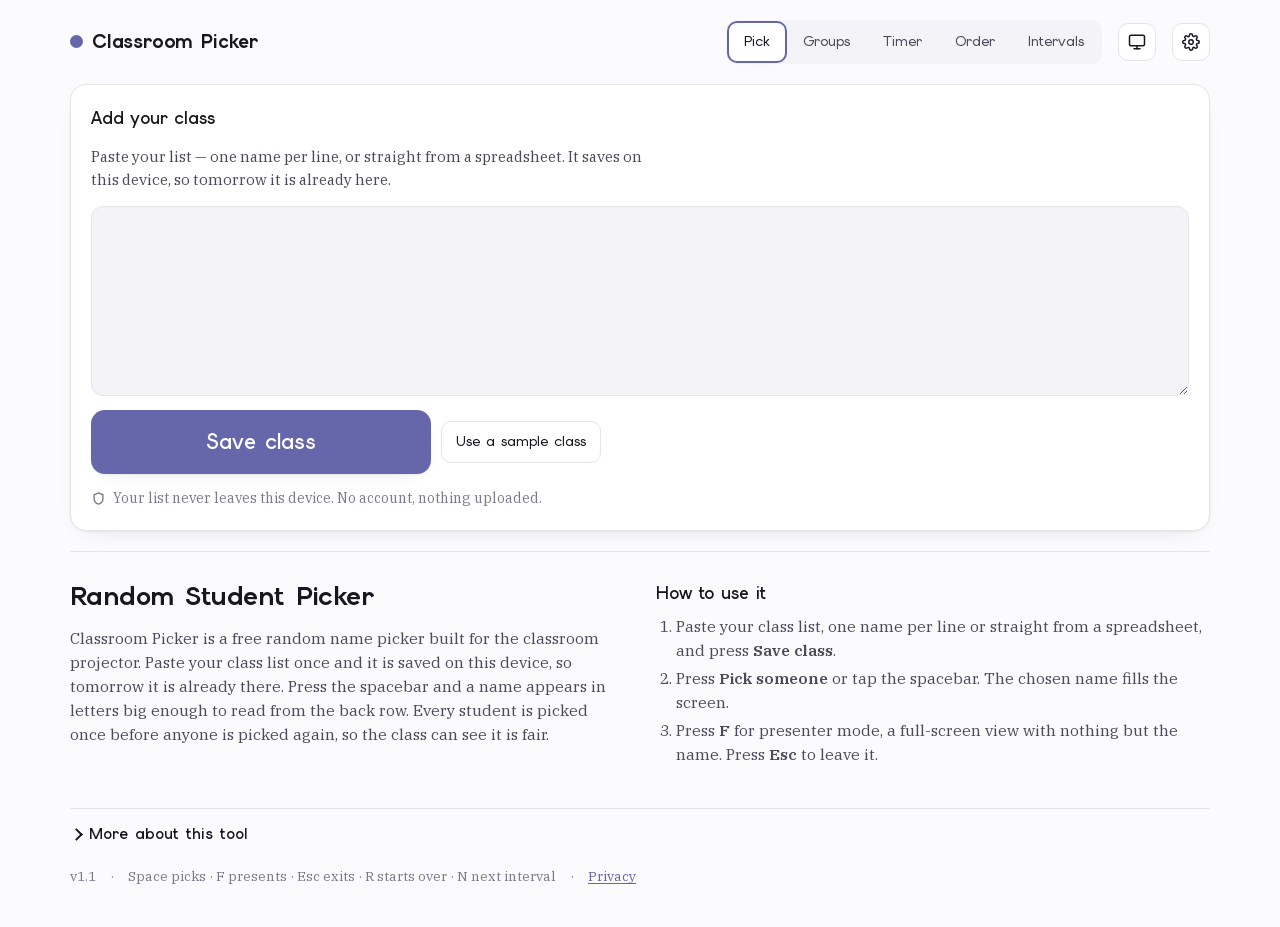
<file: index.html>
<!doctype html>
<html lang="en">
<head>
<meta charset="utf-8">
<meta name="viewport" content="width=device-width, initial-scale=1">
<!-- The app shell below is shared byte-for-byte with /, /groups/, /timer/, /order/ and /intervals/.
     Only <head> metadata, the active nav link and the ABOUT section differ per route.
     Change the shell in all five files together. -->
<title>Random Student Picker – Free, No Sign-Up | Classroom Picker</title>
<meta name="description" content="Pick a random student in one keystroke. Paste your class list once, it stays on your device. No account, no ads in presenter mode, fair no-repeat picking.">
<link rel="canonical" href="https://classroompicker.com/">
<meta name="theme-color" content="#6667AB">

<!-- Social previews -->
<meta property="og:type" content="website">
<meta property="og:site_name" content="Classroom Picker">
<meta property="og:locale" content="en_US">
<meta property="og:url" content="https://classroompicker.com/">
<meta property="og:title" content="Random Student Picker – Free, No Sign-Up | Classroom Picker">
<meta property="og:description" content="Pick a random student in one keystroke. Paste your class list once, it stays on your device. No account, no ads in presenter mode, fair no-repeat picking.">
<meta property="og:image" content="https://classroompicker.com/assets/img/og-image.png">
<meta property="og:image:width" content="1200">
<meta property="og:image:height" content="630">
<meta property="og:image:alt" content="Classroom Picker showing a student's name in large type">
<meta name="twitter:card" content="summary_large_image">
<meta name="twitter:title" content="Random Student Picker – Free, No Sign-Up | Classroom Picker">
<meta name="twitter:description" content="Pick a random student in one keystroke. Paste your class list once, it stays on your device. No account, no ads in presenter mode, fair no-repeat picking.">
<meta name="twitter:image" content="https://classroompicker.com/assets/img/og-image.png">

<!-- Icons and manifest -->
<link rel="icon" href="/assets/img/favicon.ico" sizes="32x32">
<link rel="icon" type="image/svg+xml" id="favicon" href="data:image/svg+xml,%3Csvg xmlns='http://www.w3.org/2000/svg' viewBox='0 0 32 32'%3E%3Ccircle cx='16' cy='16' r='14' fill='%236667AB'/%3E%3C/svg%3E">
<link rel="apple-touch-icon" href="/assets/img/apple-touch-icon.png">
<link rel="manifest" href="/assets/site.webmanifest">

<!-- Self-hosted fonts: no third-party request, preload the two files used above the fold -->
<link rel="preload" href="/assets/fonts/elms-sans-latin.woff2" as="font" type="font/woff2" crossorigin>
<link rel="preload" href="/assets/fonts/ibm-plex-serif-400-latin.woff2" as="font" type="font/woff2" crossorigin>
<link rel="stylesheet" href="/assets/fonts/fonts.css">
<link rel="stylesheet" href="/assets/css/styles.css">

<script type="application/ld+json">
{
  "@context": "https://schema.org",
  "@graph": [
    {
      "@type": "WebApplication",
      "@id": "https://classroompicker.com/#app",
      "name": "Random Student Picker – Classroom Picker",
      "url": "https://classroompicker.com/",
      "description": "Pick a random student in one keystroke. Paste your class list once, it stays on your device. No account, no ads in presenter mode, fair no-repeat picking.",
      "applicationCategory": "EducationalApplication",
      "operatingSystem": "Any",
      "browserRequirements": "Requires JavaScript",
      "isAccessibleForFree": true,
      "offers": {
        "@type": "Offer",
        "price": "0",
        "priceCurrency": "USD"
      },
      "audience": {
        "@type": "EducationalAudience",
        "educationalRole": "teacher"
      },
      "image": "https://classroompicker.com/assets/img/og-image.png",
      "publisher": {
        "@type": "Organization",
        "name": "Classroom Picker",
        "url": "https://classroompicker.com/"
      }
    },
    {
      "@type": "FAQPage",
      "@id": "https://classroompicker.com/#faq",
      "mainEntity": [
        {
          "@type": "Question",
          "name": "Is the random student picker really free?",
          "acceptedAnswer": {
            "@type": "Answer",
            "text": "Yes. There is no account, no paywall and nothing to install. The whole tool is a single web page that works on any laptop, Chromebook or interactive whiteboard."
          }
        },
        {
          "@type": "Question",
          "name": "Does it avoid picking the same student twice?",
          "acceptedAnswer": {
            "@type": "Answer",
            "text": "Yes. Every student is picked once before the list resets, and the bar under the stage shows how many are still to go. Press Start over or R to begin a new round."
          }
        },
        {
          "@type": "Question",
          "name": "Where is my class list stored?",
          "acceptedAnswer": {
            "@type": "Answer",
            "text": "In your browser's local storage on this device only. Nothing is uploaded, so there is no server holding pupil names. Clearing your browser data removes the list."
          }
        },
        {
          "@type": "Question",
          "name": "Can I use it as a random name generator for anything else?",
          "acceptedAnswer": {
            "@type": "Answer",
            "text": "Of course. Any list of names works: raffles, chore rotas, choosing who reads next, or picking a team captain. It is a general randomiser that happens to be tuned for teachers."
          }
        }
      ]
    }
  ]
}
</script>
</head>
<body data-view="pick">
<div class="wrap">
  <button class="iconbtn exit" id="exitBtn" type="button">Exit ✕</button>

  <header class="top">
    <a class="brand" href="/"><span class="dot"></span>Classroom Picker</a>
    <nav class="nav" aria-label="Tools">
      <a href="/" aria-current="page">Pick</a>
      <a href="/groups/">Groups</a>
      <a href="/timer/">Timer</a>
      <a href="/order/">Order</a>
      <a href="/intervals/">Intervals</a>
    </nav>
    <button class="iconbtn iconbtn-icon" id="editBtn" type="button" aria-label="Edit class" title="Edit class">
      <svg width="18" height="18" viewBox="0 0 24 24" fill="none" stroke="currentColor" stroke-width="2" stroke-linecap="round" stroke-linejoin="round">
        <path d="M17 21v-2a4 4 0 0 0-4-4H5a4 4 0 0 0-4 4v2"></path>
        <circle cx="9" cy="7" r="4"></circle>
        <path d="M23 21v-2a4 4 0 0 0-3-3.87"></path>
        <path d="M16 3.13a4 4 0 0 1 0 7.75"></path>
      </svg>
    </button>
    <button class="iconbtn iconbtn-icon" id="presentBtn" type="button" aria-label="Presenter mode" title="Presenter mode (F)">
      <svg width="18" height="18" viewBox="0 0 24 24" fill="none" stroke="currentColor" stroke-width="2" stroke-linecap="round" stroke-linejoin="round">
        <rect x="2" y="3" width="20" height="14" rx="2" ry="2"></rect>
        <line x1="8" y1="21" x2="16" y2="21"></line>
        <line x1="12" y1="17" x2="12" y2="21"></line>
      </svg>
    </button>
    <div class="setwrap" id="setWrap">
      <button class="iconbtn iconbtn-icon" id="setBtn" type="button" aria-expanded="false" aria-label="Settings" title="Settings">
        <svg width="18" height="18" viewBox="0 0 24 24" fill="none" stroke="currentColor" stroke-width="2" stroke-linecap="round" stroke-linejoin="round">
          <circle cx="12" cy="12" r="3"></circle>
          <path d="M19.4 15a1.65 1.65 0 0 0 .33 1.82l.06.06a2 2 0 1 1-2.83 2.83l-.06-.06a1.65 1.65 0 0 0-1.82-.33 1.65 1.65 0 0 0-1 1.51V21a2 2 0 0 1-4 0v-.09A1.65 1.65 0 0 0 9 19.4a1.65 1.65 0 0 0-1.82.33l-.06.06a2 2 0 1 1-2.83-2.83l.06-.06a1.65 1.65 0 0 0 .33-1.82 1.65 1.65 0 0 0-1.51-1H3a2 2 0 0 1 0-4h.09A1.65 1.65 0 0 0 4.6 9a1.65 1.65 0 0 0-.33-1.82l-.06-.06a2 2 0 1 1 2.83-2.83l.06.06a1.65 1.65 0 0 0 1.82.33H9a1.65 1.65 0 0 0 1-1.51V3a2 2 0 0 1 4 0v.09a1.65 1.65 0 0 0 1 1.51 1.65 1.65 0 0 0 1.82-.33l.06-.06a2 2 0 1 1 2.83 2.83l-.06.06a1.65 1.65 0 0 0-.33 1.82V9a1.65 1.65 0 0 0 1.51 1H21a2 2 0 0 1 0 4h-.09a1.65 1.65 0 0 0-1.51 1z"></path>
        </svg>
      </button>

      <!-- SETTINGS -->
      <section class="panel settings-pop hidden" id="settings">
        <h2>Settings</h2>
        <div class="setrow">
          <span>Accent colour</span>
          <div class="swatches" id="swatches">
            <button class="sw" type="button" data-c="#6667AB" style="background:#6667AB" title="Default"></button>
            <button class="sw" type="button" data-c="#2E7D6B" style="background:#2E7D6B"></button>
            <button class="sw" type="button" data-c="#B4531F" style="background:#B4531F"></button>
            <button class="sw" type="button" data-c="#1F6FA8" style="background:#1F6FA8"></button>
            <button class="sw" type="button" data-c="#8C3B63" style="background:#8C3B63"></button>
            <input type="color" id="customC" value="#6667AB" aria-label="Custom accent colour">
          </div>
        </div>
        <div class="setrow">
          <span>Appearance</span>
          <div class="seg" id="themeSeg">
            <button type="button" data-t="auto" aria-pressed="true">Auto</button>
            <button type="button" data-t="light" aria-pressed="false">Light</button>
            <button type="button" data-t="dark" aria-pressed="false">Dark</button>
          </div>
        </div>
      </section>
    </div>
  </header>

  <!-- SETUP -->
  <section class="panel" id="setup">
    <h2>Add your class</h2>
    <p>Paste your list — one name per line, or straight from a spreadsheet. It saves on this device, so tomorrow it is already here.</p>
    <textarea id="names" spellcheck="false" aria-label="Class list, one name per line"></textarea>
    <div class="row">
      <button class="pick" id="saveBtn" type="button">Save class</button>
      <button class="iconbtn" id="demoBtn" type="button">Use a sample class</button>
    </div>
    <div class="trust">
      <svg width="15" height="15" viewBox="0 0 24 24" fill="none" stroke="currentColor" stroke-width="2.2"><path d="M12 3l7 3v6c0 4.5-3 8-7 9-4-1-7-4.5-7-9V6l7-3z"/></svg>
      Your list never leaves this device. No account, nothing uploaded.
    </div>
  </section>

  <!-- STAGE -->
  <section class="stage" id="stage">
    <div class="hint" id="stageHint">Press <b>Pick</b> — or tap the spacebar</div>
    <div class="name hidden" id="nameOut"></div>
    <div class="clock hidden" id="clockOut">05:00</div>
    <div class="groups hidden" id="groupsOut"></div>
    <ol class="order hidden" id="orderOut"></ol>
    <div class="interval hidden" id="intervalOut">
      <div class="interval-total" id="intervalTotal">Total 00:00</div>
      <div class="clock" id="intervalClock">00:30</div>
    </div>
  </section>

  <!-- PROGRESS -->
  <div class="progress hidden" id="progress" role="progressbar" aria-valuemin="0" aria-valuemax="100" aria-label="Students remaining this round">
    <div class="progress-fill" id="progressFill"></div>
  </div>

  <!-- CONTROLS -->
  <div class="controls" id="controls">
    <button class="pick" id="mainBtn" type="button">Pick someone</button>
    <span class="count" id="count"></span>
    <span class="kbd">space</span>
    <span class="spacer">
      <button class="iconbtn" id="resetBtn" type="button">Start over</button>
      <button class="iconbtn hidden" id="startBtn" type="button">Start</button>
      <span class="row hidden" id="groupsField">
        <label class="count" for="gCount">Groups</label>
        <input class="num" type="number" id="gCount" min="2" max="12" value="4">
      </span>
      <span class="row hidden" id="timerField">
        <label class="count" for="timerMin">Timer</label>
        <input class="num" type="number" id="timerMin" min="0" max="99" value="5">
        <span class="count">:</span>
        <input class="num" type="number" id="timerSec" min="0" max="59" step="5" value="0" aria-label="Seconds">
      </span>
      <span class="row hidden" id="intervalField">
        <label class="count" for="intervalMin">Interval</label>
        <input class="num" type="number" id="intervalMin" min="0" max="99" value="0">
        <span class="count">:</span>
        <input class="num" type="number" id="intervalSec" min="0" max="59" step="5" value="30" aria-label="Seconds">
      </span>
    </span>
  </div>

  <noscript><p class="panel">Classroom Picker needs JavaScript to pick names. Please enable it and reload.</p></noscript>

  <!-- ABOUT: crawlable text for search engines and first-time visitors. Hidden in presenter mode.
       Intro and how-to are always visible; the rest is collapsed in <details> (still indexable). -->
  <section class="about" id="about">
    <div class="about-col">
      <h1>Random Student Picker</h1>
      <p>Classroom Picker is a free random name picker built for the classroom projector. Paste your class list once and it is saved on this device, so tomorrow it is already there. Press the spacebar and a name appears in letters big enough to read from the back row. Every student is picked once before anyone is picked again, so the class can see it is fair.</p>
    </div>
    <div class="about-col">
      <h2>How to use it</h2>
      <ol>
        <li>Paste your class list, one name per line or straight from a spreadsheet, and press <b>Save class</b>.</li>
        <li>Press <b>Pick someone</b> or tap the spacebar. The chosen name fills the screen.</li>
        <li>Press <b>F</b> for presenter mode, a full-screen view with nothing but the name. Press <b>Esc</b> to leave it.</li>
      </ol>
    </div>
    <details class="about-more">
      <summary>More about this tool</summary>
      <div class="about-grid">
      <div class="about-col">
        <h2>Other classroom tools</h2>
        <ul class="tools">
        <li><a href="/groups/">Random group generator</a> – Split the class into 2 to 12 even teams.</li>
        <li><a href="/timer/">Classroom timer</a> – Full-screen countdown for the board.</li>
        <li><a href="/order/">Random order generator</a> – Shuffle the class into a numbered speaking order.</li>
        <li><a href="/intervals/">Interval timer</a> – Repeating rounds with carry-over and a running total.</li>
        </ul>
        <h2>Embed or link to this tool</h2>
        <p>Paste this into your class blog, school website or learning platform to embed the tool:</p>
        <pre><code>&lt;iframe src="https://classroompicker.com/" width="100%" height="640" style="border:0" loading="lazy" title="Random Student Picker – Classroom Picker"&gt;&lt;/iframe&gt;</code></pre>
        <p>Or link to it with:</p>
        <pre><code>&lt;a href="https://classroompicker.com/"&gt;Random Student Picker by Classroom Picker&lt;/a&gt;</code></pre>
      </div>
      <div class="about-col">
        <h2>Frequently asked questions</h2>
      <h3>Is the random student picker really free?</h3>
      <p>Yes. There is no account, no paywall and nothing to install. The whole tool is a single web page that works on any laptop, Chromebook or interactive whiteboard.</p>
      <h3>Does it avoid picking the same student twice?</h3>
      <p>Yes. Every student is picked once before the list resets, and the bar under the stage shows how many are still to go. Press <b>Start over</b> or <b>R</b> to begin a new round.</p>
      <h3>Where is my class list stored?</h3>
      <p>In your browser's local storage on this device only. Nothing is uploaded, so there is no server holding pupil names. Clearing your browser data removes the list.</p>
      <h3>Can I use it as a random name generator for anything else?</h3>
      <p>Of course. Any list of names works: raffles, chore rotas, choosing who reads next, or picking a team captain. It is a general randomiser that happens to be tuned for teachers.</p>
      </div>
      </div>
    </details>
  </section>

  <footer>
    <span>v1.1</span>
    <span>·</span>
    <span>Space picks · F presents · Esc exits · R starts over · N next interval</span>
    <span>·</span>
    <a href="/privacy/">Privacy</a>
  </footer>
</div>

<script src="/assets/js/script.js"></script>
</body>
</html>
</file>
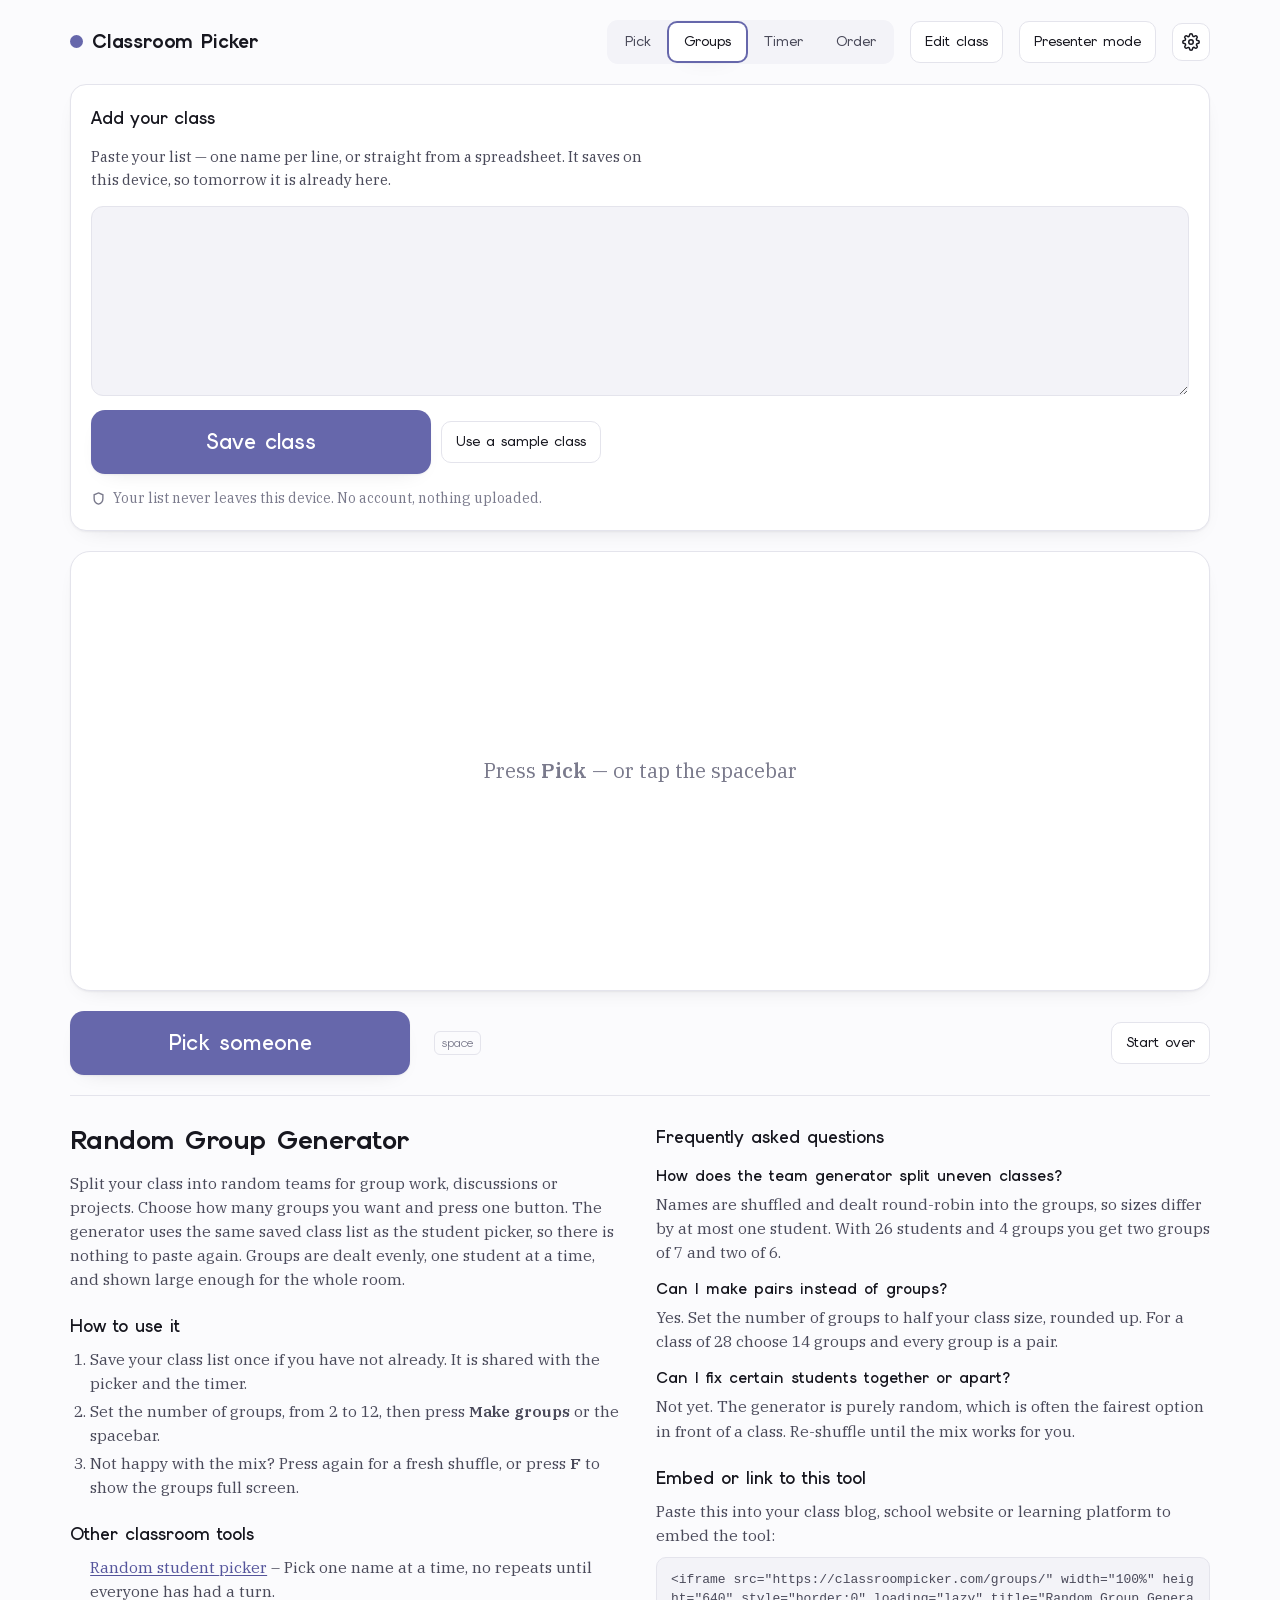
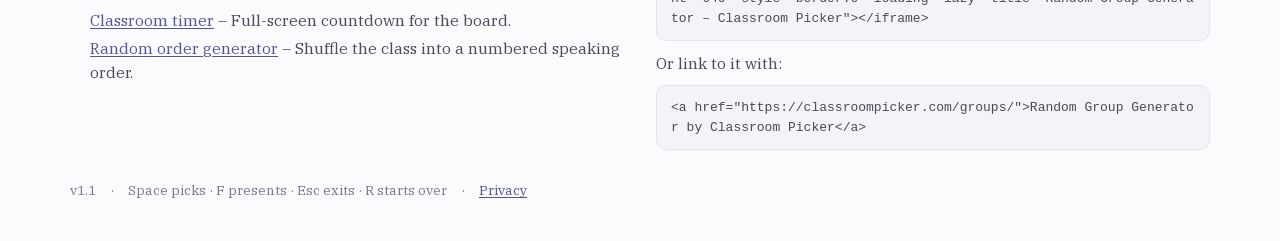
<file: groups/index.html>
<!doctype html>
<html lang="en">
<head>
<meta charset="utf-8">
<meta name="viewport" content="width=device-width, initial-scale=1">
<!-- The app shell below is shared byte-for-byte with /, /groups/, /timer/ and /order/.
     Only <head> metadata, the active nav link and the ABOUT section differ per route.
     Change the shell in all four files together. -->
<title>Random Group Generator for the Classroom | Classroom Picker</title>
<meta name="description" content="Split your class into random groups in one click. Choose 2 to 12 teams, uses the class list you already saved. Free, no account, works on the projector.">
<link rel="canonical" href="https://classroompicker.com/groups/">
<meta name="theme-color" content="#6667AB">

<!-- Social previews -->
<meta property="og:type" content="website">
<meta property="og:site_name" content="Classroom Picker">
<meta property="og:locale" content="en_US">
<meta property="og:url" content="https://classroompicker.com/groups/">
<meta property="og:title" content="Random Group Generator for the Classroom | Classroom Picker">
<meta property="og:description" content="Split your class into random groups in one click. Choose 2 to 12 teams, uses the class list you already saved. Free, no account, works on the projector.">
<meta property="og:image" content="https://classroompicker.com/assets/img/og-image.png">
<meta property="og:image:width" content="1200">
<meta property="og:image:height" content="630">
<meta property="og:image:alt" content="Classroom Picker showing a student's name in large type">
<meta name="twitter:card" content="summary_large_image">
<meta name="twitter:title" content="Random Group Generator for the Classroom | Classroom Picker">
<meta name="twitter:description" content="Split your class into random groups in one click. Choose 2 to 12 teams, uses the class list you already saved. Free, no account, works on the projector.">
<meta name="twitter:image" content="https://classroompicker.com/assets/img/og-image.png">

<!-- Icons and manifest -->
<link rel="icon" href="/assets/img/favicon.ico" sizes="32x32">
<link rel="icon" type="image/svg+xml" id="favicon" href="data:image/svg+xml,%3Csvg xmlns='http://www.w3.org/2000/svg' viewBox='0 0 32 32'%3E%3Ccircle cx='16' cy='16' r='14' fill='%236667AB'/%3E%3C/svg%3E">
<link rel="apple-touch-icon" href="/assets/img/apple-touch-icon.png">
<link rel="manifest" href="/assets/site.webmanifest">

<!-- Self-hosted fonts: no third-party request, preload the two files used above the fold -->
<link rel="preload" href="/assets/fonts/elms-sans-latin.woff2" as="font" type="font/woff2" crossorigin>
<link rel="preload" href="/assets/fonts/ibm-plex-serif-400-latin.woff2" as="font" type="font/woff2" crossorigin>
<link rel="stylesheet" href="/assets/fonts/fonts.css">
<link rel="stylesheet" href="/assets/css/styles.css">

<script type="application/ld+json">
{
  "@context": "https://schema.org",
  "@graph": [
    {
      "@type": "WebApplication",
      "@id": "https://classroompicker.com/groups/#app",
      "name": "Random Group Generator – Classroom Picker",
      "url": "https://classroompicker.com/groups/",
      "description": "Split your class into random groups in one click. Choose 2 to 12 teams, uses the class list you already saved. Free, no account, works on the projector.",
      "applicationCategory": "EducationalApplication",
      "operatingSystem": "Any",
      "browserRequirements": "Requires JavaScript",
      "isAccessibleForFree": true,
      "offers": {
        "@type": "Offer",
        "price": "0",
        "priceCurrency": "USD"
      },
      "audience": {
        "@type": "EducationalAudience",
        "educationalRole": "teacher"
      },
      "image": "https://classroompicker.com/assets/img/og-image.png",
      "publisher": {
        "@type": "Organization",
        "name": "Classroom Picker",
        "url": "https://classroompicker.com/"
      }
    },
    {
      "@type": "FAQPage",
      "@id": "https://classroompicker.com/groups/#faq",
      "mainEntity": [
        {
          "@type": "Question",
          "name": "How does the team generator split uneven classes?",
          "acceptedAnswer": {
            "@type": "Answer",
            "text": "Names are shuffled and dealt round-robin into the groups, so sizes differ by at most one student. With 26 students and 4 groups you get two groups of 7 and two of 6."
          }
        },
        {
          "@type": "Question",
          "name": "Can I make pairs instead of groups?",
          "acceptedAnswer": {
            "@type": "Answer",
            "text": "Yes. Set the number of groups to half your class size, rounded up. For a class of 28 choose 14 groups and every group is a pair."
          }
        },
        {
          "@type": "Question",
          "name": "Can I fix certain students together or apart?",
          "acceptedAnswer": {
            "@type": "Answer",
            "text": "Not yet. The generator is purely random, which is often the fairest option in front of a class. Re-shuffle until the mix works for you."
          }
        }
      ]
    }
  ]
}
</script>
</head>
<body data-view="groups">
<div class="wrap">
  <button class="iconbtn exit" id="exitBtn" type="button">Exit ✕</button>

  <header class="top">
    <a class="brand" href="/"><span class="dot"></span>Classroom Picker</a>
    <nav class="nav" aria-label="Tools">
      <a href="/">Pick</a>
      <a href="/groups/" aria-current="page">Groups</a>
      <a href="/timer/">Timer</a>
      <a href="/order/">Order</a>
    </nav>
    <button class="iconbtn" id="editBtn" type="button">Edit class</button>
    <button class="iconbtn" id="presentBtn" type="button">Presenter mode</button>
    <div class="setwrap" id="setWrap">
      <button class="iconbtn iconbtn-icon" id="setBtn" type="button" aria-expanded="false" aria-label="Settings" title="Settings">
        <svg width="18" height="18" viewBox="0 0 24 24" fill="none" stroke="currentColor" stroke-width="2" stroke-linecap="round" stroke-linejoin="round">
          <circle cx="12" cy="12" r="3"></circle>
          <path d="M19.4 15a1.65 1.65 0 0 0 .33 1.82l.06.06a2 2 0 1 1-2.83 2.83l-.06-.06a1.65 1.65 0 0 0-1.82-.33 1.65 1.65 0 0 0-1 1.51V21a2 2 0 0 1-4 0v-.09A1.65 1.65 0 0 0 9 19.4a1.65 1.65 0 0 0-1.82.33l-.06.06a2 2 0 1 1-2.83-2.83l.06-.06a1.65 1.65 0 0 0 .33-1.82 1.65 1.65 0 0 0-1.51-1H3a2 2 0 0 1 0-4h.09A1.65 1.65 0 0 0 4.6 9a1.65 1.65 0 0 0-.33-1.82l-.06-.06a2 2 0 1 1 2.83-2.83l.06.06a1.65 1.65 0 0 0 1.82.33H9a1.65 1.65 0 0 0 1-1.51V3a2 2 0 0 1 4 0v.09a1.65 1.65 0 0 0 1 1.51 1.65 1.65 0 0 0 1.82-.33l.06-.06a2 2 0 1 1 2.83 2.83l-.06.06a1.65 1.65 0 0 0-.33 1.82V9a1.65 1.65 0 0 0 1.51 1H21a2 2 0 0 1 0 4h-.09a1.65 1.65 0 0 0-1.51 1z"></path>
        </svg>
      </button>

      <!-- SETTINGS -->
      <section class="panel settings-pop hidden" id="settings">
        <h2>Settings</h2>
        <div class="setrow">
          <span>Accent colour</span>
          <div class="swatches" id="swatches">
            <button class="sw" type="button" data-c="#6667AB" style="background:#6667AB" title="Default"></button>
            <button class="sw" type="button" data-c="#2E7D6B" style="background:#2E7D6B"></button>
            <button class="sw" type="button" data-c="#B4531F" style="background:#B4531F"></button>
            <button class="sw" type="button" data-c="#1F6FA8" style="background:#1F6FA8"></button>
            <button class="sw" type="button" data-c="#8C3B63" style="background:#8C3B63"></button>
            <input type="color" id="customC" value="#6667AB" aria-label="Custom accent colour">
          </div>
        </div>
        <div class="setrow">
          <span>Appearance</span>
          <div class="seg" id="themeSeg">
            <button type="button" data-t="auto" aria-pressed="true">Auto</button>
            <button type="button" data-t="light" aria-pressed="false">Light</button>
            <button type="button" data-t="dark" aria-pressed="false">Dark</button>
          </div>
        </div>
      </section>
    </div>
  </header>

  <!-- SETUP -->
  <section class="panel" id="setup">
    <h2>Add your class</h2>
    <p>Paste your list — one name per line, or straight from a spreadsheet. It saves on this device, so tomorrow it is already here.</p>
    <textarea id="names" spellcheck="false" aria-label="Class list, one name per line"></textarea>
    <div class="row">
      <button class="pick" id="saveBtn" type="button">Save class</button>
      <button class="iconbtn" id="demoBtn" type="button">Use a sample class</button>
    </div>
    <div class="trust">
      <svg width="15" height="15" viewBox="0 0 24 24" fill="none" stroke="currentColor" stroke-width="2.2"><path d="M12 3l7 3v6c0 4.5-3 8-7 9-4-1-7-4.5-7-9V6l7-3z"/></svg>
      Your list never leaves this device. No account, nothing uploaded.
    </div>
  </section>

  <!-- STAGE -->
  <section class="stage" id="stage">
    <div class="hint" id="stageHint">Press <b>Pick</b> — or tap the spacebar</div>
    <div class="name hidden" id="nameOut"></div>
    <div class="clock hidden" id="clockOut">05:00</div>
    <div class="groups hidden" id="groupsOut"></div>
    <ol class="order hidden" id="orderOut"></ol>
  </section>

  <!-- PROGRESS -->
  <div class="progress hidden" id="progress" role="progressbar" aria-valuemin="0" aria-valuemax="100" aria-label="Students remaining this round">
    <div class="progress-fill" id="progressFill"></div>
  </div>

  <!-- CONTROLS -->
  <div class="controls" id="controls">
    <button class="pick" id="mainBtn" type="button">Pick someone</button>
    <span class="count" id="count"></span>
    <span class="kbd">space</span>
    <span class="spacer">
      <button class="iconbtn" id="resetBtn" type="button">Start over</button>
      <span class="row hidden" id="groupsField">
        <label class="count" for="gCount">Groups</label>
        <input class="num" type="number" id="gCount" min="2" max="12" value="4">
      </span>
      <span class="row hidden" id="timerField">
        <label class="count" for="timerMin">Timer</label>
        <input class="num" type="number" id="timerMin" min="0" max="99" value="5">
        <span class="count">:</span>
        <input class="num" type="number" id="timerSec" min="0" max="59" step="5" value="0" aria-label="Seconds">
      </span>
    </span>
  </div>

  <noscript><p class="panel">Classroom Picker needs JavaScript to pick names. Please enable it and reload.</p></noscript>

  <!-- ABOUT: crawlable text for search engines and first-time visitors. Hidden in presenter mode. -->
  <section class="about" id="about">
    <div class="about-col">
      <h1>Random Group Generator</h1>
      <p>Split your class into random teams for group work, discussions or projects. Choose how many groups you want and press one button. The generator uses the same saved class list as the student picker, so there is nothing to paste again. Groups are dealt evenly, one student at a time, and shown large enough for the whole room.</p>
      <h2>How to use it</h2>
      <ol>
        <li>Save your class list once if you have not already. It is shared with the picker and the timer.</li>
        <li>Set the number of groups, from 2 to 12, then press <b>Make groups</b> or the spacebar.</li>
        <li>Not happy with the mix? Press again for a fresh shuffle, or press <b>F</b> to show the groups full screen.</li>
      </ol>
      <h2>Other classroom tools</h2>
      <ul class="tools">
        <li><a href="/">Random student picker</a> – Pick one name at a time, no repeats until everyone has had a turn.</li>
        <li><a href="/timer/">Classroom timer</a> – Full-screen countdown for the board.</li>
        <li><a href="/order/">Random order generator</a> – Shuffle the class into a numbered speaking order.</li>
      </ul>
    </div>
    <div class="about-col">
      <h2>Frequently asked questions</h2>
      <h3>How does the team generator split uneven classes?</h3>
      <p>Names are shuffled and dealt round-robin into the groups, so sizes differ by at most one student. With 26 students and 4 groups you get two groups of 7 and two of 6.</p>
      <h3>Can I make pairs instead of groups?</h3>
      <p>Yes. Set the number of groups to half your class size, rounded up. For a class of 28 choose 14 groups and every group is a pair.</p>
      <h3>Can I fix certain students together or apart?</h3>
      <p>Not yet. The generator is purely random, which is often the fairest option in front of a class. Re-shuffle until the mix works for you.</p>
      <h2>Embed or link to this tool</h2>
      <p>Paste this into your class blog, school website or learning platform to embed the tool:</p>
      <pre><code>&lt;iframe src="https://classroompicker.com/groups/" width="100%" height="640" style="border:0" loading="lazy" title="Random Group Generator – Classroom Picker"&gt;&lt;/iframe&gt;</code></pre>
      <p>Or link to it with:</p>
      <pre><code>&lt;a href="https://classroompicker.com/groups/"&gt;Random Group Generator by Classroom Picker&lt;/a&gt;</code></pre>
    </div>
  </section>

  <footer>
    <span>v1.1</span>
    <span>·</span>
    <span>Space picks · F presents · Esc exits · R starts over</span>
    <span>·</span>
    <a href="/privacy/">Privacy</a>
  </footer>
</div>

<script src="/assets/js/script.js"></script>
</body>
</html>
</file>
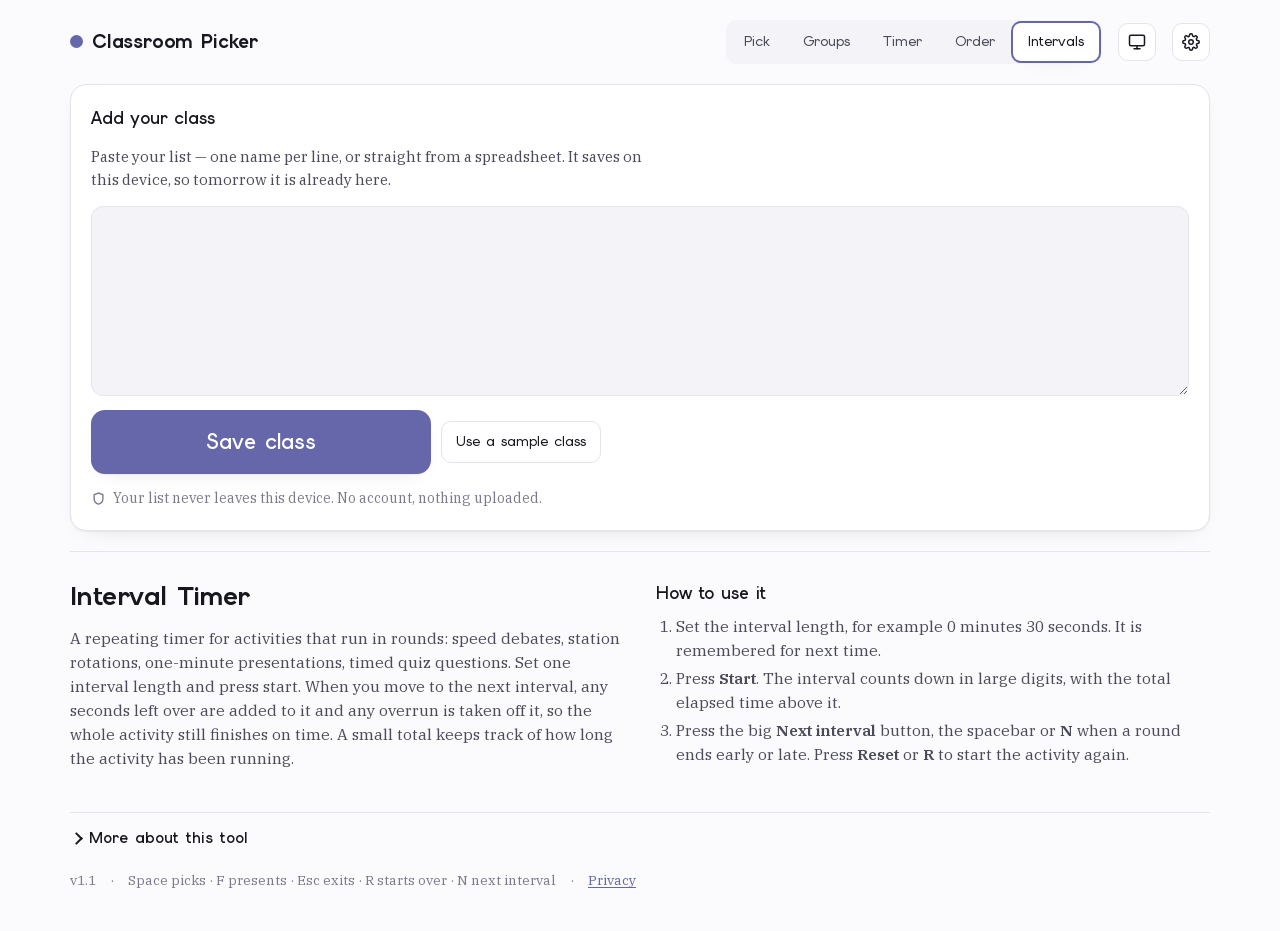
<file: intervals/index.html>
<!doctype html>
<html lang="en">
<head>
<meta charset="utf-8">
<meta name="viewport" content="width=device-width, initial-scale=1">
<!-- The app shell below is shared byte-for-byte with /, /groups/, /timer/, /order/ and /intervals/.
     Only <head> metadata, the active nav link and the ABOUT section differ per route.
     Change the shell in all five files together. -->
<title>Interval Timer for the Classroom | Classroom Picker</title>
<meta name="description" content="A simple repeating interval timer for the board. Set 30 seconds, press start, press next to move on. Leftover time or overrun carries into the next interval. Free, no account.">
<link rel="canonical" href="https://classroompicker.com/intervals/">
<meta name="theme-color" content="#6667AB">

<!-- Social previews -->
<meta property="og:type" content="website">
<meta property="og:site_name" content="Classroom Picker">
<meta property="og:locale" content="en_US">
<meta property="og:url" content="https://classroompicker.com/intervals/">
<meta property="og:title" content="Interval Timer for the Classroom | Classroom Picker">
<meta property="og:description" content="A simple repeating interval timer for the board. Set 30 seconds, press start, press next to move on. Leftover time or overrun carries into the next interval. Free, no account.">
<meta property="og:image" content="https://classroompicker.com/assets/img/og-image.png">
<meta property="og:image:width" content="1200">
<meta property="og:image:height" content="630">
<meta property="og:image:alt" content="Classroom Picker showing a student's name in large type">
<meta name="twitter:card" content="summary_large_image">
<meta name="twitter:title" content="Interval Timer for the Classroom | Classroom Picker">
<meta name="twitter:description" content="A simple repeating interval timer for the board. Set 30 seconds, press start, press next to move on. Leftover time or overrun carries into the next interval. Free, no account.">
<meta name="twitter:image" content="https://classroompicker.com/assets/img/og-image.png">

<!-- Icons and manifest -->
<link rel="icon" href="/assets/img/favicon.ico" sizes="32x32">
<link rel="icon" type="image/svg+xml" id="favicon" href="data:image/svg+xml,%3Csvg xmlns='http://www.w3.org/2000/svg' viewBox='0 0 32 32'%3E%3Ccircle cx='16' cy='16' r='14' fill='%236667AB'/%3E%3C/svg%3E">
<link rel="apple-touch-icon" href="/assets/img/apple-touch-icon.png">
<link rel="manifest" href="/assets/site.webmanifest">

<!-- Self-hosted fonts: no third-party request, preload the two files used above the fold -->
<link rel="preload" href="/assets/fonts/elms-sans-latin.woff2" as="font" type="font/woff2" crossorigin>
<link rel="preload" href="/assets/fonts/ibm-plex-serif-400-latin.woff2" as="font" type="font/woff2" crossorigin>
<link rel="stylesheet" href="/assets/fonts/fonts.css">
<link rel="stylesheet" href="/assets/css/styles.css">

<script type="application/ld+json">
{
  "@context": "https://schema.org",
  "@graph": [
    {
      "@type": "WebApplication",
      "@id": "https://classroompicker.com/intervals/#app",
      "name": "Interval Timer – Classroom Picker",
      "url": "https://classroompicker.com/intervals/",
      "description": "A simple repeating interval timer for the board. Set 30 seconds, press start, press next to move on. Leftover time or overrun carries into the next interval. Free, no account.",
      "applicationCategory": "EducationalApplication",
      "operatingSystem": "Any",
      "browserRequirements": "Requires JavaScript",
      "isAccessibleForFree": true,
      "offers": {
        "@type": "Offer",
        "price": "0",
        "priceCurrency": "USD"
      },
      "audience": {
        "@type": "EducationalAudience",
        "educationalRole": "teacher"
      },
      "image": "https://classroompicker.com/assets/img/og-image.png",
      "publisher": {
        "@type": "Organization",
        "name": "Classroom Picker",
        "url": "https://classroompicker.com/"
      }
    },
    {
      "@type": "FAQPage",
      "@id": "https://classroompicker.com/intervals/#faq",
      "mainEntity": [
        {
          "@type": "Question",
          "name": "What happens if an interval runs over?",
          "acceptedAnswer": {
            "@type": "Answer",
            "text": "The countdown continues past zero and shows the overrun with a minus sign. When you press Next interval, that overrun is subtracted from the new interval, so a 30-second round that ran 5 seconds late gives the next round 25 seconds."
          }
        },
        {
          "@type": "Question",
          "name": "What happens if I move on early?",
          "acceptedAnswer": {
            "@type": "Answer",
            "text": "The seconds left are added to the next interval. Finish a 30-second round with 10 seconds spare and the next round gets 40 seconds. The total elapsed time keeps counting either way."
          }
        },
        {
          "@type": "Question",
          "name": "How is this different from the classroom timer?",
          "acceptedAnswer": {
            "@type": "Answer",
            "text": "The classroom timer counts down once and stops. The interval timer repeats the same length as many times as you need and keeps a running total, which suits rotations and rounds."
          }
        }
      ]
    }
  ]
}
</script>
</head>
<body data-view="interval">
<div class="wrap">
  <button class="iconbtn exit" id="exitBtn" type="button">Exit ✕</button>

  <header class="top">
    <a class="brand" href="/"><span class="dot"></span>Classroom Picker</a>
    <nav class="nav" aria-label="Tools">
      <a href="/">Pick</a>
      <a href="/groups/">Groups</a>
      <a href="/timer/">Timer</a>
      <a href="/order/">Order</a>
      <a href="/intervals/" aria-current="page">Intervals</a>
    </nav>
    <button class="iconbtn iconbtn-icon" id="editBtn" type="button" aria-label="Edit class" title="Edit class">
      <svg width="18" height="18" viewBox="0 0 24 24" fill="none" stroke="currentColor" stroke-width="2" stroke-linecap="round" stroke-linejoin="round">
        <path d="M17 21v-2a4 4 0 0 0-4-4H5a4 4 0 0 0-4 4v2"></path>
        <circle cx="9" cy="7" r="4"></circle>
        <path d="M23 21v-2a4 4 0 0 0-3-3.87"></path>
        <path d="M16 3.13a4 4 0 0 1 0 7.75"></path>
      </svg>
    </button>
    <button class="iconbtn iconbtn-icon" id="presentBtn" type="button" aria-label="Presenter mode" title="Presenter mode (F)">
      <svg width="18" height="18" viewBox="0 0 24 24" fill="none" stroke="currentColor" stroke-width="2" stroke-linecap="round" stroke-linejoin="round">
        <rect x="2" y="3" width="20" height="14" rx="2" ry="2"></rect>
        <line x1="8" y1="21" x2="16" y2="21"></line>
        <line x1="12" y1="17" x2="12" y2="21"></line>
      </svg>
    </button>
    <div class="setwrap" id="setWrap">
      <button class="iconbtn iconbtn-icon" id="setBtn" type="button" aria-expanded="false" aria-label="Settings" title="Settings">
        <svg width="18" height="18" viewBox="0 0 24 24" fill="none" stroke="currentColor" stroke-width="2" stroke-linecap="round" stroke-linejoin="round">
          <circle cx="12" cy="12" r="3"></circle>
          <path d="M19.4 15a1.65 1.65 0 0 0 .33 1.82l.06.06a2 2 0 1 1-2.83 2.83l-.06-.06a1.65 1.65 0 0 0-1.82-.33 1.65 1.65 0 0 0-1 1.51V21a2 2 0 0 1-4 0v-.09A1.65 1.65 0 0 0 9 19.4a1.65 1.65 0 0 0-1.82.33l-.06.06a2 2 0 1 1-2.83-2.83l.06-.06a1.65 1.65 0 0 0 .33-1.82 1.65 1.65 0 0 0-1.51-1H3a2 2 0 0 1 0-4h.09A1.65 1.65 0 0 0 4.6 9a1.65 1.65 0 0 0-.33-1.82l-.06-.06a2 2 0 1 1 2.83-2.83l.06.06a1.65 1.65 0 0 0 1.82.33H9a1.65 1.65 0 0 0 1-1.51V3a2 2 0 0 1 4 0v.09a1.65 1.65 0 0 0 1 1.51 1.65 1.65 0 0 0 1.82-.33l.06-.06a2 2 0 1 1 2.83 2.83l-.06.06a1.65 1.65 0 0 0-.33 1.82V9a1.65 1.65 0 0 0 1.51 1H21a2 2 0 0 1 0 4h-.09a1.65 1.65 0 0 0-1.51 1z"></path>
        </svg>
      </button>

      <!-- SETTINGS -->
      <section class="panel settings-pop hidden" id="settings">
        <h2>Settings</h2>
        <div class="setrow">
          <span>Accent colour</span>
          <div class="swatches" id="swatches">
            <button class="sw" type="button" data-c="#6667AB" style="background:#6667AB" title="Default"></button>
            <button class="sw" type="button" data-c="#2E7D6B" style="background:#2E7D6B"></button>
            <button class="sw" type="button" data-c="#B4531F" style="background:#B4531F"></button>
            <button class="sw" type="button" data-c="#1F6FA8" style="background:#1F6FA8"></button>
            <button class="sw" type="button" data-c="#8C3B63" style="background:#8C3B63"></button>
            <input type="color" id="customC" value="#6667AB" aria-label="Custom accent colour">
          </div>
        </div>
        <div class="setrow">
          <span>Appearance</span>
          <div class="seg" id="themeSeg">
            <button type="button" data-t="auto" aria-pressed="true">Auto</button>
            <button type="button" data-t="light" aria-pressed="false">Light</button>
            <button type="button" data-t="dark" aria-pressed="false">Dark</button>
          </div>
        </div>
      </section>
    </div>
  </header>

  <!-- SETUP -->
  <section class="panel" id="setup">
    <h2>Add your class</h2>
    <p>Paste your list — one name per line, or straight from a spreadsheet. It saves on this device, so tomorrow it is already here.</p>
    <textarea id="names" spellcheck="false" aria-label="Class list, one name per line"></textarea>
    <div class="row">
      <button class="pick" id="saveBtn" type="button">Save class</button>
      <button class="iconbtn" id="demoBtn" type="button">Use a sample class</button>
    </div>
    <div class="trust">
      <svg width="15" height="15" viewBox="0 0 24 24" fill="none" stroke="currentColor" stroke-width="2.2"><path d="M12 3l7 3v6c0 4.5-3 8-7 9-4-1-7-4.5-7-9V6l7-3z"/></svg>
      Your list never leaves this device. No account, nothing uploaded.
    </div>
  </section>

  <!-- STAGE -->
  <section class="stage" id="stage">
    <div class="hint" id="stageHint">Press <b>Pick</b> — or tap the spacebar</div>
    <div class="name hidden" id="nameOut"></div>
    <div class="clock hidden" id="clockOut">05:00</div>
    <div class="groups hidden" id="groupsOut"></div>
    <ol class="order hidden" id="orderOut"></ol>
    <div class="interval hidden" id="intervalOut">
      <div class="interval-total" id="intervalTotal">Total 00:00</div>
      <div class="clock" id="intervalClock">00:30</div>
    </div>
  </section>

  <!-- PROGRESS -->
  <div class="progress hidden" id="progress" role="progressbar" aria-valuemin="0" aria-valuemax="100" aria-label="Students remaining this round">
    <div class="progress-fill" id="progressFill"></div>
  </div>

  <!-- CONTROLS -->
  <div class="controls" id="controls">
    <button class="pick" id="mainBtn" type="button">Pick someone</button>
    <span class="count" id="count"></span>
    <span class="kbd">space</span>
    <span class="spacer">
      <button class="iconbtn" id="resetBtn" type="button">Start over</button>
      <button class="iconbtn hidden" id="startBtn" type="button">Start</button>
      <span class="row hidden" id="groupsField">
        <label class="count" for="gCount">Groups</label>
        <input class="num" type="number" id="gCount" min="2" max="12" value="4">
      </span>
      <span class="row hidden" id="timerField">
        <label class="count" for="timerMin">Timer</label>
        <input class="num" type="number" id="timerMin" min="0" max="99" value="5">
        <span class="count">:</span>
        <input class="num" type="number" id="timerSec" min="0" max="59" step="5" value="0" aria-label="Seconds">
      </span>
      <span class="row hidden" id="intervalField">
        <label class="count" for="intervalMin">Interval</label>
        <input class="num" type="number" id="intervalMin" min="0" max="99" value="0">
        <span class="count">:</span>
        <input class="num" type="number" id="intervalSec" min="0" max="59" step="5" value="30" aria-label="Seconds">
      </span>
    </span>
  </div>

  <noscript><p class="panel">Classroom Picker needs JavaScript to pick names. Please enable it and reload.</p></noscript>

  <!-- ABOUT: crawlable text for search engines and first-time visitors. Hidden in presenter mode.
       Intro and how-to are always visible; the rest is collapsed in <details> (still indexable). -->
  <section class="about" id="about">
    <div class="about-col">
      <h1>Interval Timer</h1>
      <p>A repeating timer for activities that run in rounds: speed debates, station rotations, one-minute presentations, timed quiz questions. Set one interval length and press start. When you move to the next interval, any seconds left over are added to it and any overrun is taken off it, so the whole activity still finishes on time. A small total keeps track of how long the activity has been running.</p>
    </div>
    <div class="about-col">
      <h2>How to use it</h2>
      <ol>
        <li>Set the interval length, for example 0 minutes 30 seconds. It is remembered for next time.</li>
        <li>Press <b>Start</b>. The interval counts down in large digits, with the total elapsed time above it.</li>
        <li>Press the big <b>Next interval</b> button, the spacebar or <b>N</b> when a round ends early or late. Press <b>Reset</b> or <b>R</b> to start the activity again.</li>
      </ol>
    </div>
    <details class="about-more">
      <summary>More about this tool</summary>
      <div class="about-grid">
      <div class="about-col">
        <h2>Other classroom tools</h2>
        <ul class="tools">
        <li><a href="/">Random student picker</a> – Pick one name at a time, no repeats until everyone has had a turn.</li>
        <li><a href="/groups/">Random group generator</a> – Split the class into 2 to 12 even teams.</li>
        <li><a href="/timer/">Classroom timer</a> – Full-screen countdown for the board.</li>
        <li><a href="/order/">Random order generator</a> – Shuffle the class into a numbered speaking order.</li>
        </ul>
        <h2>Embed or link to this tool</h2>
        <p>Paste this into your class blog, school website or learning platform to embed the tool:</p>
        <pre><code>&lt;iframe src="https://classroompicker.com/intervals/" width="100%" height="640" style="border:0" loading="lazy" title="Interval Timer – Classroom Picker"&gt;&lt;/iframe&gt;</code></pre>
        <p>Or link to it with:</p>
        <pre><code>&lt;a href="https://classroompicker.com/intervals/"&gt;Interval Timer by Classroom Picker&lt;/a&gt;</code></pre>
      </div>
      <div class="about-col">
        <h2>Frequently asked questions</h2>
      <h3>What happens if an interval runs over?</h3>
      <p>The countdown continues past zero and shows the overrun with a minus sign. When you press Next interval, that overrun is subtracted from the new interval, so a 30-second round that ran 5 seconds late gives the next round 25 seconds.</p>
      <h3>What happens if I move on early?</h3>
      <p>The seconds left are added to the next interval. Finish a 30-second round with 10 seconds spare and the next round gets 40 seconds. The total elapsed time keeps counting either way.</p>
      <h3>How is this different from the classroom timer?</h3>
      <p>The classroom timer counts down once and stops. The interval timer repeats the same length as many times as you need and keeps a running total, which suits rotations and rounds.</p>
      </div>
      </div>
    </details>
  </section>

  <footer>
    <span>v1.1</span>
    <span>·</span>
    <span>Space picks · F presents · Esc exits · R starts over · N next interval</span>
    <span>·</span>
    <a href="/privacy/">Privacy</a>
  </footer>
</div>

<script src="/assets/js/script.js"></script>
</body>
</html>
</file>
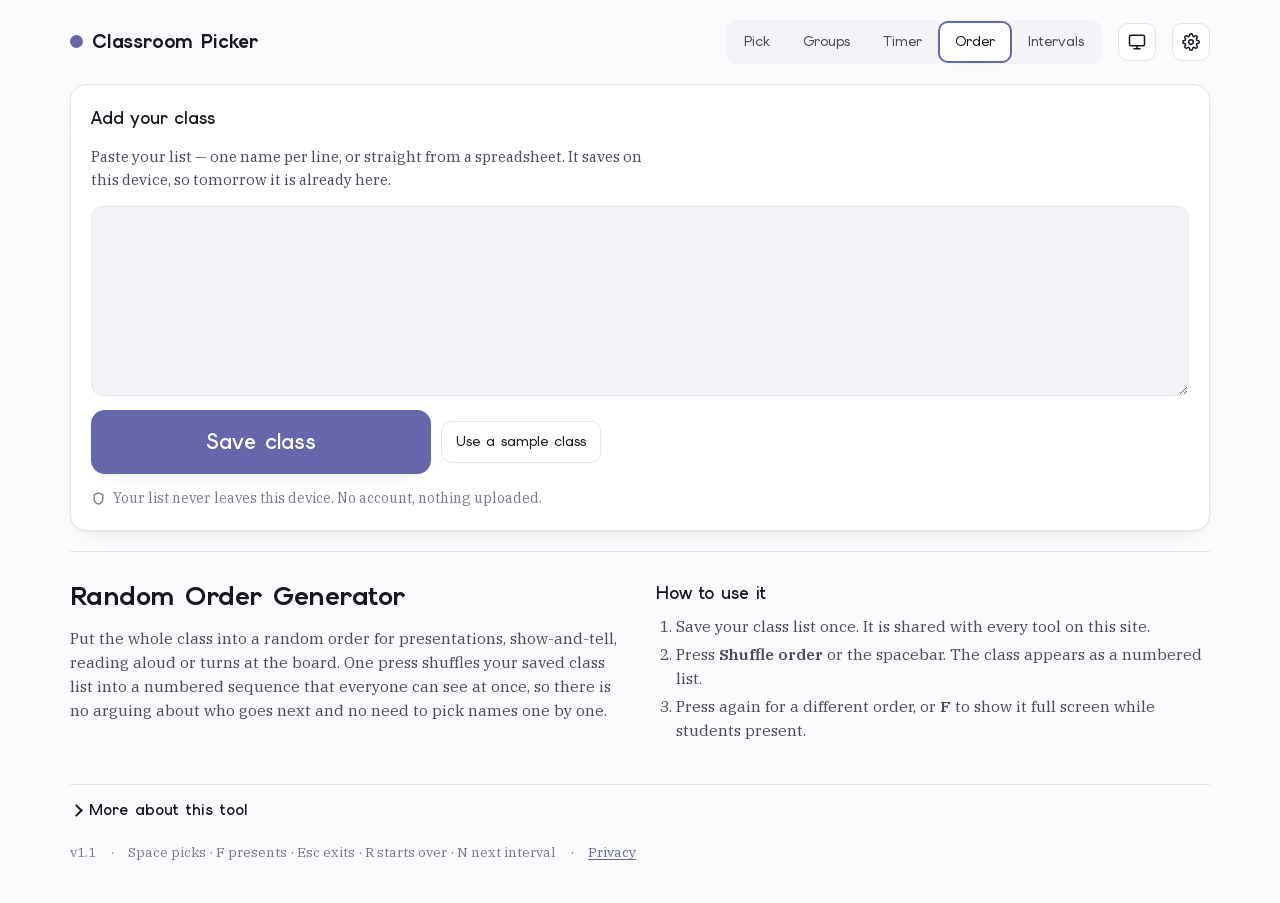
<file: order/index.html>
<!doctype html>
<html lang="en">
<head>
<meta charset="utf-8">
<meta name="viewport" content="width=device-width, initial-scale=1">
<!-- The app shell below is shared byte-for-byte with /, /groups/, /timer/, /order/ and /intervals/.
     Only <head> metadata, the active nav link and the ABOUT section differ per route.
     Change the shell in all five files together. -->
<title>Random Order Generator for Students | Classroom Picker</title>
<meta name="description" content="Shuffle your class into a random speaking or presentation order in one click. Uses your saved class list. Free, no account, projector-ready.">
<link rel="canonical" href="https://classroompicker.com/order/">
<meta name="theme-color" content="#6667AB">

<!-- Social previews -->
<meta property="og:type" content="website">
<meta property="og:site_name" content="Classroom Picker">
<meta property="og:locale" content="en_US">
<meta property="og:url" content="https://classroompicker.com/order/">
<meta property="og:title" content="Random Order Generator for Students | Classroom Picker">
<meta property="og:description" content="Shuffle your class into a random speaking or presentation order in one click. Uses your saved class list. Free, no account, projector-ready.">
<meta property="og:image" content="https://classroompicker.com/assets/img/og-image.png">
<meta property="og:image:width" content="1200">
<meta property="og:image:height" content="630">
<meta property="og:image:alt" content="Classroom Picker showing a student's name in large type">
<meta name="twitter:card" content="summary_large_image">
<meta name="twitter:title" content="Random Order Generator for Students | Classroom Picker">
<meta name="twitter:description" content="Shuffle your class into a random speaking or presentation order in one click. Uses your saved class list. Free, no account, projector-ready.">
<meta name="twitter:image" content="https://classroompicker.com/assets/img/og-image.png">

<!-- Icons and manifest -->
<link rel="icon" href="/assets/img/favicon.ico" sizes="32x32">
<link rel="icon" type="image/svg+xml" id="favicon" href="data:image/svg+xml,%3Csvg xmlns='http://www.w3.org/2000/svg' viewBox='0 0 32 32'%3E%3Ccircle cx='16' cy='16' r='14' fill='%236667AB'/%3E%3C/svg%3E">
<link rel="apple-touch-icon" href="/assets/img/apple-touch-icon.png">
<link rel="manifest" href="/assets/site.webmanifest">

<!-- Self-hosted fonts: no third-party request, preload the two files used above the fold -->
<link rel="preload" href="/assets/fonts/elms-sans-latin.woff2" as="font" type="font/woff2" crossorigin>
<link rel="preload" href="/assets/fonts/ibm-plex-serif-400-latin.woff2" as="font" type="font/woff2" crossorigin>
<link rel="stylesheet" href="/assets/fonts/fonts.css">
<link rel="stylesheet" href="/assets/css/styles.css">

<script type="application/ld+json">
{
  "@context": "https://schema.org",
  "@graph": [
    {
      "@type": "WebApplication",
      "@id": "https://classroompicker.com/order/#app",
      "name": "Random Order Generator – Classroom Picker",
      "url": "https://classroompicker.com/order/",
      "description": "Shuffle your class into a random speaking or presentation order in one click. Uses your saved class list. Free, no account, projector-ready.",
      "applicationCategory": "EducationalApplication",
      "operatingSystem": "Any",
      "browserRequirements": "Requires JavaScript",
      "isAccessibleForFree": true,
      "offers": {
        "@type": "Offer",
        "price": "0",
        "priceCurrency": "USD"
      },
      "audience": {
        "@type": "EducationalAudience",
        "educationalRole": "teacher"
      },
      "image": "https://classroompicker.com/assets/img/og-image.png",
      "publisher": {
        "@type": "Organization",
        "name": "Classroom Picker",
        "url": "https://classroompicker.com/"
      }
    },
    {
      "@type": "FAQPage",
      "@id": "https://classroompicker.com/order/#faq",
      "mainEntity": [
        {
          "@type": "Question",
          "name": "What is the difference between the order generator and the student picker?",
          "acceptedAnswer": {
            "@type": "Answer",
            "text": "The picker reveals one name at a time and keeps the rest hidden, which is good for questions. The order generator shows the whole sequence up front, which is better for presentations where students want to know when their turn is."
          }
        },
        {
          "@type": "Question",
          "name": "Is the shuffle truly random?",
          "acceptedAnswer": {
            "@type": "Answer",
            "text": "Yes. It uses a Fisher-Yates shuffle, the standard algorithm for an unbiased random permutation, so every possible order is equally likely."
          }
        },
        {
          "@type": "Question",
          "name": "Can I save the generated order?",
          "acceptedAnswer": {
            "@type": "Answer",
            "text": "The order stays on screen until you shuffle again or leave the page. To keep it, take a screenshot or copy the names into your notes."
          }
        }
      ]
    }
  ]
}
</script>
</head>
<body data-view="order">
<div class="wrap">
  <button class="iconbtn exit" id="exitBtn" type="button">Exit ✕</button>

  <header class="top">
    <a class="brand" href="/"><span class="dot"></span>Classroom Picker</a>
    <nav class="nav" aria-label="Tools">
      <a href="/">Pick</a>
      <a href="/groups/">Groups</a>
      <a href="/timer/">Timer</a>
      <a href="/order/" aria-current="page">Order</a>
      <a href="/intervals/">Intervals</a>
    </nav>
    <button class="iconbtn iconbtn-icon" id="editBtn" type="button" aria-label="Edit class" title="Edit class">
      <svg width="18" height="18" viewBox="0 0 24 24" fill="none" stroke="currentColor" stroke-width="2" stroke-linecap="round" stroke-linejoin="round">
        <path d="M17 21v-2a4 4 0 0 0-4-4H5a4 4 0 0 0-4 4v2"></path>
        <circle cx="9" cy="7" r="4"></circle>
        <path d="M23 21v-2a4 4 0 0 0-3-3.87"></path>
        <path d="M16 3.13a4 4 0 0 1 0 7.75"></path>
      </svg>
    </button>
    <button class="iconbtn iconbtn-icon" id="presentBtn" type="button" aria-label="Presenter mode" title="Presenter mode (F)">
      <svg width="18" height="18" viewBox="0 0 24 24" fill="none" stroke="currentColor" stroke-width="2" stroke-linecap="round" stroke-linejoin="round">
        <rect x="2" y="3" width="20" height="14" rx="2" ry="2"></rect>
        <line x1="8" y1="21" x2="16" y2="21"></line>
        <line x1="12" y1="17" x2="12" y2="21"></line>
      </svg>
    </button>
    <div class="setwrap" id="setWrap">
      <button class="iconbtn iconbtn-icon" id="setBtn" type="button" aria-expanded="false" aria-label="Settings" title="Settings">
        <svg width="18" height="18" viewBox="0 0 24 24" fill="none" stroke="currentColor" stroke-width="2" stroke-linecap="round" stroke-linejoin="round">
          <circle cx="12" cy="12" r="3"></circle>
          <path d="M19.4 15a1.65 1.65 0 0 0 .33 1.82l.06.06a2 2 0 1 1-2.83 2.83l-.06-.06a1.65 1.65 0 0 0-1.82-.33 1.65 1.65 0 0 0-1 1.51V21a2 2 0 0 1-4 0v-.09A1.65 1.65 0 0 0 9 19.4a1.65 1.65 0 0 0-1.82.33l-.06.06a2 2 0 1 1-2.83-2.83l.06-.06a1.65 1.65 0 0 0 .33-1.82 1.65 1.65 0 0 0-1.51-1H3a2 2 0 0 1 0-4h.09A1.65 1.65 0 0 0 4.6 9a1.65 1.65 0 0 0-.33-1.82l-.06-.06a2 2 0 1 1 2.83-2.83l.06.06a1.65 1.65 0 0 0 1.82.33H9a1.65 1.65 0 0 0 1-1.51V3a2 2 0 0 1 4 0v.09a1.65 1.65 0 0 0 1 1.51 1.65 1.65 0 0 0 1.82-.33l.06-.06a2 2 0 1 1 2.83 2.83l-.06.06a1.65 1.65 0 0 0-.33 1.82V9a1.65 1.65 0 0 0 1.51 1H21a2 2 0 0 1 0 4h-.09a1.65 1.65 0 0 0-1.51 1z"></path>
        </svg>
      </button>

      <!-- SETTINGS -->
      <section class="panel settings-pop hidden" id="settings">
        <h2>Settings</h2>
        <div class="setrow">
          <span>Accent colour</span>
          <div class="swatches" id="swatches">
            <button class="sw" type="button" data-c="#6667AB" style="background:#6667AB" title="Default"></button>
            <button class="sw" type="button" data-c="#2E7D6B" style="background:#2E7D6B"></button>
            <button class="sw" type="button" data-c="#B4531F" style="background:#B4531F"></button>
            <button class="sw" type="button" data-c="#1F6FA8" style="background:#1F6FA8"></button>
            <button class="sw" type="button" data-c="#8C3B63" style="background:#8C3B63"></button>
            <input type="color" id="customC" value="#6667AB" aria-label="Custom accent colour">
          </div>
        </div>
        <div class="setrow">
          <span>Appearance</span>
          <div class="seg" id="themeSeg">
            <button type="button" data-t="auto" aria-pressed="true">Auto</button>
            <button type="button" data-t="light" aria-pressed="false">Light</button>
            <button type="button" data-t="dark" aria-pressed="false">Dark</button>
          </div>
        </div>
      </section>
    </div>
  </header>

  <!-- SETUP -->
  <section class="panel" id="setup">
    <h2>Add your class</h2>
    <p>Paste your list — one name per line, or straight from a spreadsheet. It saves on this device, so tomorrow it is already here.</p>
    <textarea id="names" spellcheck="false" aria-label="Class list, one name per line"></textarea>
    <div class="row">
      <button class="pick" id="saveBtn" type="button">Save class</button>
      <button class="iconbtn" id="demoBtn" type="button">Use a sample class</button>
    </div>
    <div class="trust">
      <svg width="15" height="15" viewBox="0 0 24 24" fill="none" stroke="currentColor" stroke-width="2.2"><path d="M12 3l7 3v6c0 4.5-3 8-7 9-4-1-7-4.5-7-9V6l7-3z"/></svg>
      Your list never leaves this device. No account, nothing uploaded.
    </div>
  </section>

  <!-- STAGE -->
  <section class="stage" id="stage">
    <div class="hint" id="stageHint">Press <b>Pick</b> — or tap the spacebar</div>
    <div class="name hidden" id="nameOut"></div>
    <div class="clock hidden" id="clockOut">05:00</div>
    <div class="groups hidden" id="groupsOut"></div>
    <ol class="order hidden" id="orderOut"></ol>
    <div class="interval hidden" id="intervalOut">
      <div class="interval-total" id="intervalTotal">Total 00:00</div>
      <div class="clock" id="intervalClock">00:30</div>
    </div>
  </section>

  <!-- PROGRESS -->
  <div class="progress hidden" id="progress" role="progressbar" aria-valuemin="0" aria-valuemax="100" aria-label="Students remaining this round">
    <div class="progress-fill" id="progressFill"></div>
  </div>

  <!-- CONTROLS -->
  <div class="controls" id="controls">
    <button class="pick" id="mainBtn" type="button">Pick someone</button>
    <span class="count" id="count"></span>
    <span class="kbd">space</span>
    <span class="spacer">
      <button class="iconbtn" id="resetBtn" type="button">Start over</button>
      <button class="iconbtn hidden" id="startBtn" type="button">Start</button>
      <span class="row hidden" id="groupsField">
        <label class="count" for="gCount">Groups</label>
        <input class="num" type="number" id="gCount" min="2" max="12" value="4">
      </span>
      <span class="row hidden" id="timerField">
        <label class="count" for="timerMin">Timer</label>
        <input class="num" type="number" id="timerMin" min="0" max="99" value="5">
        <span class="count">:</span>
        <input class="num" type="number" id="timerSec" min="0" max="59" step="5" value="0" aria-label="Seconds">
      </span>
      <span class="row hidden" id="intervalField">
        <label class="count" for="intervalMin">Interval</label>
        <input class="num" type="number" id="intervalMin" min="0" max="99" value="0">
        <span class="count">:</span>
        <input class="num" type="number" id="intervalSec" min="0" max="59" step="5" value="30" aria-label="Seconds">
      </span>
    </span>
  </div>

  <noscript><p class="panel">Classroom Picker needs JavaScript to pick names. Please enable it and reload.</p></noscript>

  <!-- ABOUT: crawlable text for search engines and first-time visitors. Hidden in presenter mode.
       Intro and how-to are always visible; the rest is collapsed in <details> (still indexable). -->
  <section class="about" id="about">
    <div class="about-col">
      <h1>Random Order Generator</h1>
      <p>Put the whole class into a random order for presentations, show-and-tell, reading aloud or turns at the board. One press shuffles your saved class list into a numbered sequence that everyone can see at once, so there is no arguing about who goes next and no need to pick names one by one.</p>
    </div>
    <div class="about-col">
      <h2>How to use it</h2>
      <ol>
        <li>Save your class list once. It is shared with every tool on this site.</li>
        <li>Press <b>Shuffle order</b> or the spacebar. The class appears as a numbered list.</li>
        <li>Press again for a different order, or <b>F</b> to show it full screen while students present.</li>
      </ol>
    </div>
    <details class="about-more">
      <summary>More about this tool</summary>
      <div class="about-grid">
      <div class="about-col">
        <h2>Other classroom tools</h2>
        <ul class="tools">
        <li><a href="/">Random student picker</a> – Pick one name at a time, no repeats until everyone has had a turn.</li>
        <li><a href="/groups/">Random group generator</a> – Split the class into 2 to 12 even teams.</li>
        <li><a href="/timer/">Classroom timer</a> – Full-screen countdown for the board.</li>
        <li><a href="/intervals/">Interval timer</a> – Repeating rounds with carry-over and a running total.</li>
        </ul>
        <h2>Embed or link to this tool</h2>
        <p>Paste this into your class blog, school website or learning platform to embed the tool:</p>
        <pre><code>&lt;iframe src="https://classroompicker.com/order/" width="100%" height="640" style="border:0" loading="lazy" title="Random Order Generator – Classroom Picker"&gt;&lt;/iframe&gt;</code></pre>
        <p>Or link to it with:</p>
        <pre><code>&lt;a href="https://classroompicker.com/order/"&gt;Random Order Generator by Classroom Picker&lt;/a&gt;</code></pre>
      </div>
      <div class="about-col">
        <h2>Frequently asked questions</h2>
      <h3>What is the difference between the order generator and the student picker?</h3>
      <p>The picker reveals one name at a time and keeps the rest hidden, which is good for questions. The order generator shows the whole sequence up front, which is better for presentations where students want to know when their turn is.</p>
      <h3>Is the shuffle truly random?</h3>
      <p>Yes. It uses a Fisher-Yates shuffle, the standard algorithm for an unbiased random permutation, so every possible order is equally likely.</p>
      <h3>Can I save the generated order?</h3>
      <p>The order stays on screen until you shuffle again or leave the page. To keep it, take a screenshot or copy the names into your notes.</p>
      </div>
      </div>
    </details>
  </section>

  <footer>
    <span>v1.1</span>
    <span>·</span>
    <span>Space picks · F presents · Esc exits · R starts over · N next interval</span>
    <span>·</span>
    <a href="/privacy/">Privacy</a>
  </footer>
</div>

<script src="/assets/js/script.js"></script>
</body>
</html>
</file>
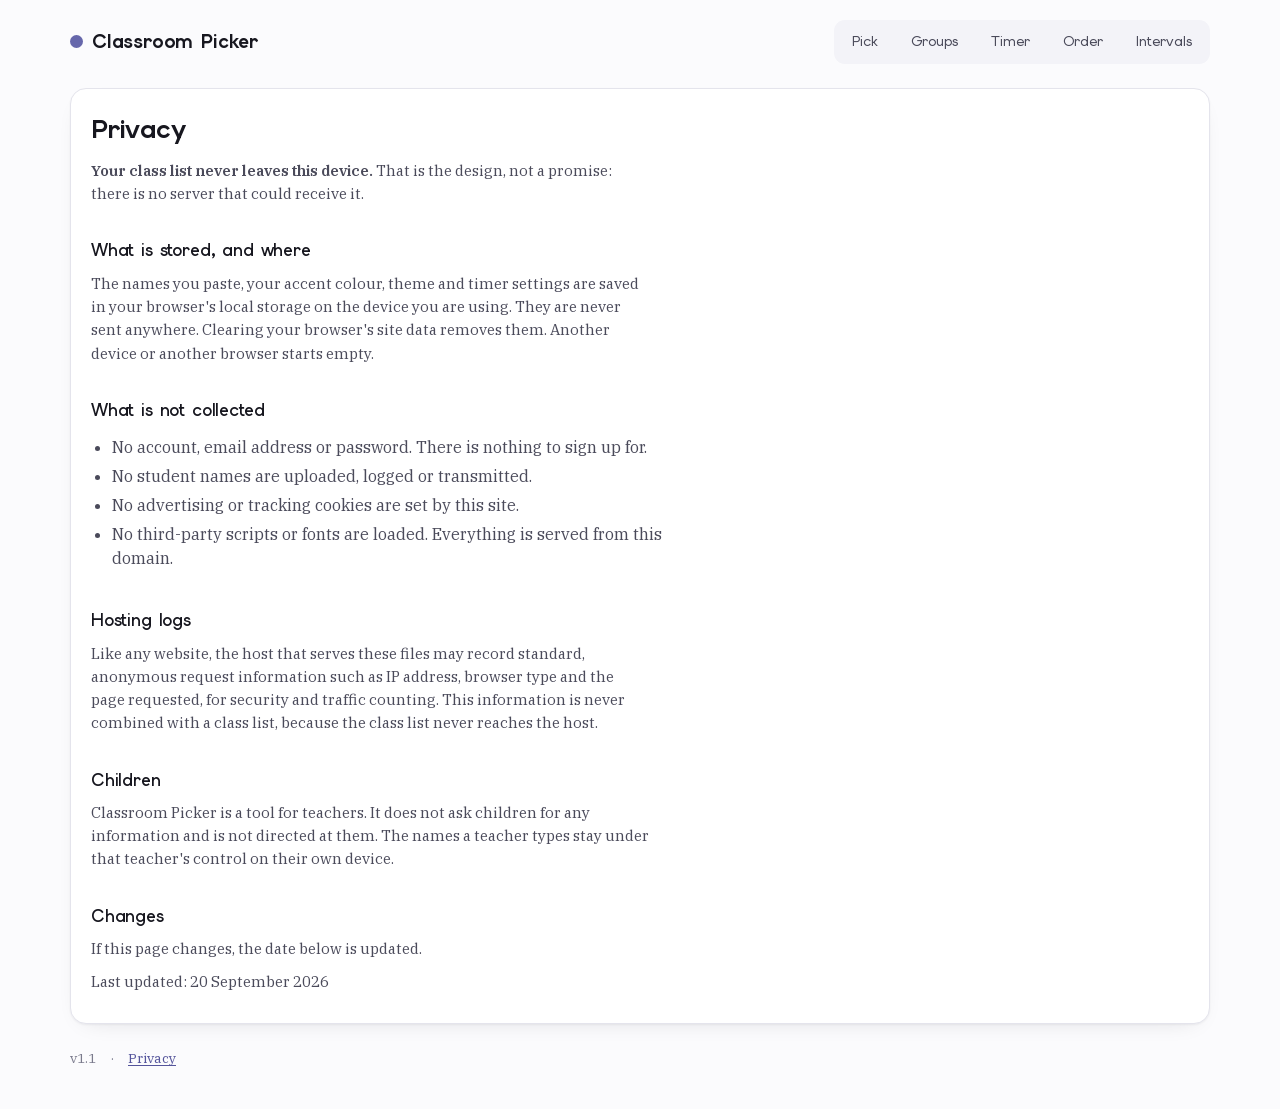
<file: privacy/index.html>
<!doctype html>
<html lang="en">
<head>
<meta charset="utf-8">
<meta name="viewport" content="width=device-width, initial-scale=1">
<title>Privacy – Your Class List Never Leaves Your Device | Classroom Picker</title>
<meta name="description" content="Classroom Picker stores your class list only in your browser. No account, no upload, no tracking cookies. Read exactly what is and is not collected.">
<link rel="canonical" href="https://classroompicker.com/privacy/">

<meta name="theme-color" content="#6667AB">
<link rel="icon" href="/assets/img/favicon.ico" sizes="32x32">
<link rel="apple-touch-icon" href="/assets/img/apple-touch-icon.png">
<link rel="stylesheet" href="/assets/fonts/fonts.css">
<link rel="stylesheet" href="/assets/css/styles.css">
</head>
<body class="text-page">
<div class="wrap">
  <header class="top">
    <a class="brand" href="/"><span class="dot"></span>Classroom Picker</a>
    <nav class="nav" aria-label="Tools">
      <a href="/">Pick</a>
      <a href="/groups/">Groups</a>
      <a href="/timer/">Timer</a>
      <a href="/order/">Order</a>
      <a href="/intervals/">Intervals</a>
    </nav>
  </header>
  <main class="panel prose">
    <h1>Privacy</h1>
    <p><b>Your class list never leaves this device.</b> That is the design, not a promise: there is no server that could receive it.</p>
    <h2>What is stored, and where</h2>
    <p>The names you paste, your accent colour, theme and timer settings are saved in your browser's local storage on the device you are using. They are never sent anywhere. Clearing your browser's site data removes them. Another device or another browser starts empty.</p>
    <h2>What is not collected</h2>
    <ul>
      <li>No account, email address or password. There is nothing to sign up for.</li>
      <li>No student names are uploaded, logged or transmitted.</li>
      <li>No advertising or tracking cookies are set by this site.</li>
      <li>No third-party scripts or fonts are loaded. Everything is served from this domain.</li>
    </ul>
    <h2>Hosting logs</h2>
    <p>Like any website, the host that serves these files may record standard, anonymous request information such as IP address, browser type and the page requested, for security and traffic counting. This information is never combined with a class list, because the class list never reaches the host.</p>
    <h2>Children</h2>
    <p>Classroom Picker is a tool for teachers. It does not ask children for any information and is not directed at them. The names a teacher types stay under that teacher's control on their own device.</p>
    <h2>Changes</h2>
    <p>If this page changes, the date below is updated.</p>
    <p class="muted">Last updated: 20 September 2026</p>
  </main>
  <footer>
    <span>v1.1</span>
    <span>·</span>
    <a href="/privacy/">Privacy</a>
  </footer>
</div>
</body>
</html>
</file>
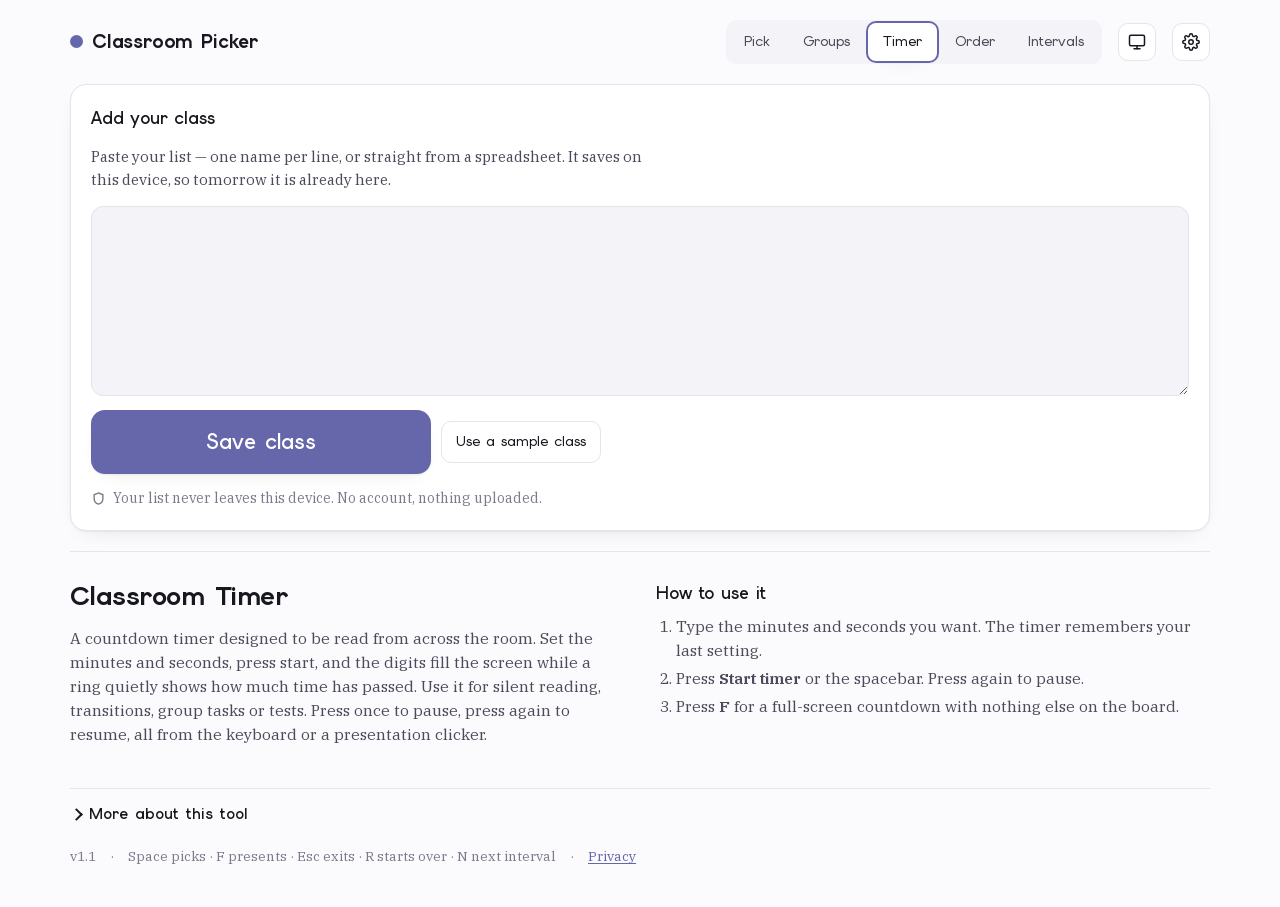
<file: timer/index.html>
<!doctype html>
<html lang="en">
<head>
<meta charset="utf-8">
<meta name="viewport" content="width=device-width, initial-scale=1">
<!-- The app shell below is shared byte-for-byte with /, /groups/, /timer/, /order/ and /intervals/.
     Only <head> metadata, the active nav link and the ABOUT section differ per route.
     Change the shell in all five files together. -->
<title>Classroom Timer – Full-Screen Countdown | Classroom Picker</title>
<meta name="description" content="A big, clear classroom countdown timer for the projector. Set minutes and seconds, press space to start or pause. Free, no account, no ads on screen.">
<link rel="canonical" href="https://classroompicker.com/timer/">
<meta name="theme-color" content="#6667AB">

<!-- Social previews -->
<meta property="og:type" content="website">
<meta property="og:site_name" content="Classroom Picker">
<meta property="og:locale" content="en_US">
<meta property="og:url" content="https://classroompicker.com/timer/">
<meta property="og:title" content="Classroom Timer – Full-Screen Countdown | Classroom Picker">
<meta property="og:description" content="A big, clear classroom countdown timer for the projector. Set minutes and seconds, press space to start or pause. Free, no account, no ads on screen.">
<meta property="og:image" content="https://classroompicker.com/assets/img/og-image.png">
<meta property="og:image:width" content="1200">
<meta property="og:image:height" content="630">
<meta property="og:image:alt" content="Classroom Picker showing a student's name in large type">
<meta name="twitter:card" content="summary_large_image">
<meta name="twitter:title" content="Classroom Timer – Full-Screen Countdown | Classroom Picker">
<meta name="twitter:description" content="A big, clear classroom countdown timer for the projector. Set minutes and seconds, press space to start or pause. Free, no account, no ads on screen.">
<meta name="twitter:image" content="https://classroompicker.com/assets/img/og-image.png">

<!-- Icons and manifest -->
<link rel="icon" href="/assets/img/favicon.ico" sizes="32x32">
<link rel="icon" type="image/svg+xml" id="favicon" href="data:image/svg+xml,%3Csvg xmlns='http://www.w3.org/2000/svg' viewBox='0 0 32 32'%3E%3Ccircle cx='16' cy='16' r='14' fill='%236667AB'/%3E%3C/svg%3E">
<link rel="apple-touch-icon" href="/assets/img/apple-touch-icon.png">
<link rel="manifest" href="/assets/site.webmanifest">

<!-- Self-hosted fonts: no third-party request, preload the two files used above the fold -->
<link rel="preload" href="/assets/fonts/elms-sans-latin.woff2" as="font" type="font/woff2" crossorigin>
<link rel="preload" href="/assets/fonts/ibm-plex-serif-400-latin.woff2" as="font" type="font/woff2" crossorigin>
<link rel="stylesheet" href="/assets/fonts/fonts.css">
<link rel="stylesheet" href="/assets/css/styles.css">

<script type="application/ld+json">
{
  "@context": "https://schema.org",
  "@graph": [
    {
      "@type": "WebApplication",
      "@id": "https://classroompicker.com/timer/#app",
      "name": "Classroom Timer – Classroom Picker",
      "url": "https://classroompicker.com/timer/",
      "description": "A big, clear classroom countdown timer for the projector. Set minutes and seconds, press space to start or pause. Free, no account, no ads on screen.",
      "applicationCategory": "EducationalApplication",
      "operatingSystem": "Any",
      "browserRequirements": "Requires JavaScript",
      "isAccessibleForFree": true,
      "offers": {
        "@type": "Offer",
        "price": "0",
        "priceCurrency": "USD"
      },
      "audience": {
        "@type": "EducationalAudience",
        "educationalRole": "teacher"
      },
      "image": "https://classroompicker.com/assets/img/og-image.png",
      "publisher": {
        "@type": "Organization",
        "name": "Classroom Picker",
        "url": "https://classroompicker.com/"
      }
    },
    {
      "@type": "FAQPage",
      "@id": "https://classroompicker.com/timer/#faq",
      "mainEntity": [
        {
          "@type": "Question",
          "name": "Does the classroom timer make a sound when it ends?",
          "acceptedAnswer": {
            "@type": "Answer",
            "text": "No. It changes colour and stays at 00:00 so the class can see time is up without a buzzer startling anyone. Silent by design for calm transitions."
          }
        },
        {
          "@type": "Question",
          "name": "Can I run the timer and pick students in the same lesson?",
          "acceptedAnswer": {
            "@type": "Answer",
            "text": "Yes. The picker, group generator and timer share one class list and sit one click apart in the navigation. Your settings are kept between visits."
          }
        },
        {
          "@type": "Question",
          "name": "Does it work offline or on a school network?",
          "acceptedAnswer": {
            "@type": "Answer",
            "text": "The page is small, static and has no third-party scripts, so it loads in well under a second even on filtered or slow networks. Once loaded, the timer runs without any connection."
          }
        }
      ]
    }
  ]
}
</script>
</head>
<body data-view="timer">
<div class="wrap">
  <button class="iconbtn exit" id="exitBtn" type="button">Exit ✕</button>

  <header class="top">
    <a class="brand" href="/"><span class="dot"></span>Classroom Picker</a>
    <nav class="nav" aria-label="Tools">
      <a href="/">Pick</a>
      <a href="/groups/">Groups</a>
      <a href="/timer/" aria-current="page">Timer</a>
      <a href="/order/">Order</a>
      <a href="/intervals/">Intervals</a>
    </nav>
    <button class="iconbtn iconbtn-icon" id="editBtn" type="button" aria-label="Edit class" title="Edit class">
      <svg width="18" height="18" viewBox="0 0 24 24" fill="none" stroke="currentColor" stroke-width="2" stroke-linecap="round" stroke-linejoin="round">
        <path d="M17 21v-2a4 4 0 0 0-4-4H5a4 4 0 0 0-4 4v2"></path>
        <circle cx="9" cy="7" r="4"></circle>
        <path d="M23 21v-2a4 4 0 0 0-3-3.87"></path>
        <path d="M16 3.13a4 4 0 0 1 0 7.75"></path>
      </svg>
    </button>
    <button class="iconbtn iconbtn-icon" id="presentBtn" type="button" aria-label="Presenter mode" title="Presenter mode (F)">
      <svg width="18" height="18" viewBox="0 0 24 24" fill="none" stroke="currentColor" stroke-width="2" stroke-linecap="round" stroke-linejoin="round">
        <rect x="2" y="3" width="20" height="14" rx="2" ry="2"></rect>
        <line x1="8" y1="21" x2="16" y2="21"></line>
        <line x1="12" y1="17" x2="12" y2="21"></line>
      </svg>
    </button>
    <div class="setwrap" id="setWrap">
      <button class="iconbtn iconbtn-icon" id="setBtn" type="button" aria-expanded="false" aria-label="Settings" title="Settings">
        <svg width="18" height="18" viewBox="0 0 24 24" fill="none" stroke="currentColor" stroke-width="2" stroke-linecap="round" stroke-linejoin="round">
          <circle cx="12" cy="12" r="3"></circle>
          <path d="M19.4 15a1.65 1.65 0 0 0 .33 1.82l.06.06a2 2 0 1 1-2.83 2.83l-.06-.06a1.65 1.65 0 0 0-1.82-.33 1.65 1.65 0 0 0-1 1.51V21a2 2 0 0 1-4 0v-.09A1.65 1.65 0 0 0 9 19.4a1.65 1.65 0 0 0-1.82.33l-.06.06a2 2 0 1 1-2.83-2.83l.06-.06a1.65 1.65 0 0 0 .33-1.82 1.65 1.65 0 0 0-1.51-1H3a2 2 0 0 1 0-4h.09A1.65 1.65 0 0 0 4.6 9a1.65 1.65 0 0 0-.33-1.82l-.06-.06a2 2 0 1 1 2.83-2.83l.06.06a1.65 1.65 0 0 0 1.82.33H9a1.65 1.65 0 0 0 1-1.51V3a2 2 0 0 1 4 0v.09a1.65 1.65 0 0 0 1 1.51 1.65 1.65 0 0 0 1.82-.33l.06-.06a2 2 0 1 1 2.83 2.83l-.06.06a1.65 1.65 0 0 0-.33 1.82V9a1.65 1.65 0 0 0 1.51 1H21a2 2 0 0 1 0 4h-.09a1.65 1.65 0 0 0-1.51 1z"></path>
        </svg>
      </button>

      <!-- SETTINGS -->
      <section class="panel settings-pop hidden" id="settings">
        <h2>Settings</h2>
        <div class="setrow">
          <span>Accent colour</span>
          <div class="swatches" id="swatches">
            <button class="sw" type="button" data-c="#6667AB" style="background:#6667AB" title="Default"></button>
            <button class="sw" type="button" data-c="#2E7D6B" style="background:#2E7D6B"></button>
            <button class="sw" type="button" data-c="#B4531F" style="background:#B4531F"></button>
            <button class="sw" type="button" data-c="#1F6FA8" style="background:#1F6FA8"></button>
            <button class="sw" type="button" data-c="#8C3B63" style="background:#8C3B63"></button>
            <input type="color" id="customC" value="#6667AB" aria-label="Custom accent colour">
          </div>
        </div>
        <div class="setrow">
          <span>Appearance</span>
          <div class="seg" id="themeSeg">
            <button type="button" data-t="auto" aria-pressed="true">Auto</button>
            <button type="button" data-t="light" aria-pressed="false">Light</button>
            <button type="button" data-t="dark" aria-pressed="false">Dark</button>
          </div>
        </div>
      </section>
    </div>
  </header>

  <!-- SETUP -->
  <section class="panel" id="setup">
    <h2>Add your class</h2>
    <p>Paste your list — one name per line, or straight from a spreadsheet. It saves on this device, so tomorrow it is already here.</p>
    <textarea id="names" spellcheck="false" aria-label="Class list, one name per line"></textarea>
    <div class="row">
      <button class="pick" id="saveBtn" type="button">Save class</button>
      <button class="iconbtn" id="demoBtn" type="button">Use a sample class</button>
    </div>
    <div class="trust">
      <svg width="15" height="15" viewBox="0 0 24 24" fill="none" stroke="currentColor" stroke-width="2.2"><path d="M12 3l7 3v6c0 4.5-3 8-7 9-4-1-7-4.5-7-9V6l7-3z"/></svg>
      Your list never leaves this device. No account, nothing uploaded.
    </div>
  </section>

  <!-- STAGE -->
  <section class="stage" id="stage">
    <div class="hint" id="stageHint">Press <b>Pick</b> — or tap the spacebar</div>
    <div class="name hidden" id="nameOut"></div>
    <div class="clock hidden" id="clockOut">05:00</div>
    <div class="groups hidden" id="groupsOut"></div>
    <ol class="order hidden" id="orderOut"></ol>
    <div class="interval hidden" id="intervalOut">
      <div class="interval-total" id="intervalTotal">Total 00:00</div>
      <div class="clock" id="intervalClock">00:30</div>
    </div>
  </section>

  <!-- PROGRESS -->
  <div class="progress hidden" id="progress" role="progressbar" aria-valuemin="0" aria-valuemax="100" aria-label="Students remaining this round">
    <div class="progress-fill" id="progressFill"></div>
  </div>

  <!-- CONTROLS -->
  <div class="controls" id="controls">
    <button class="pick" id="mainBtn" type="button">Pick someone</button>
    <span class="count" id="count"></span>
    <span class="kbd">space</span>
    <span class="spacer">
      <button class="iconbtn" id="resetBtn" type="button">Start over</button>
      <button class="iconbtn hidden" id="startBtn" type="button">Start</button>
      <span class="row hidden" id="groupsField">
        <label class="count" for="gCount">Groups</label>
        <input class="num" type="number" id="gCount" min="2" max="12" value="4">
      </span>
      <span class="row hidden" id="timerField">
        <label class="count" for="timerMin">Timer</label>
        <input class="num" type="number" id="timerMin" min="0" max="99" value="5">
        <span class="count">:</span>
        <input class="num" type="number" id="timerSec" min="0" max="59" step="5" value="0" aria-label="Seconds">
      </span>
      <span class="row hidden" id="intervalField">
        <label class="count" for="intervalMin">Interval</label>
        <input class="num" type="number" id="intervalMin" min="0" max="99" value="0">
        <span class="count">:</span>
        <input class="num" type="number" id="intervalSec" min="0" max="59" step="5" value="30" aria-label="Seconds">
      </span>
    </span>
  </div>

  <noscript><p class="panel">Classroom Picker needs JavaScript to pick names. Please enable it and reload.</p></noscript>

  <!-- ABOUT: crawlable text for search engines and first-time visitors. Hidden in presenter mode.
       Intro and how-to are always visible; the rest is collapsed in <details> (still indexable). -->
  <section class="about" id="about">
    <div class="about-col">
      <h1>Classroom Timer</h1>
      <p>A countdown timer designed to be read from across the room. Set the minutes and seconds, press start, and the digits fill the screen while a ring quietly shows how much time has passed. Use it for silent reading, transitions, group tasks or tests. Press once to pause, press again to resume, all from the keyboard or a presentation clicker.</p>
    </div>
    <div class="about-col">
      <h2>How to use it</h2>
      <ol>
        <li>Type the minutes and seconds you want. The timer remembers your last setting.</li>
        <li>Press <b>Start timer</b> or the spacebar. Press again to pause.</li>
        <li>Press <b>F</b> for a full-screen countdown with nothing else on the board.</li>
      </ol>
    </div>
    <details class="about-more">
      <summary>More about this tool</summary>
      <div class="about-grid">
      <div class="about-col">
        <h2>Other classroom tools</h2>
        <ul class="tools">
        <li><a href="/">Random student picker</a> – Pick one name at a time, no repeats until everyone has had a turn.</li>
        <li><a href="/groups/">Random group generator</a> – Split the class into 2 to 12 even teams.</li>
        <li><a href="/order/">Random order generator</a> – Shuffle the class into a numbered speaking order.</li>
        <li><a href="/intervals/">Interval timer</a> – Repeating rounds with carry-over and a running total.</li>
        </ul>
        <h2>Embed or link to this tool</h2>
        <p>Paste this into your class blog, school website or learning platform to embed the tool:</p>
        <pre><code>&lt;iframe src="https://classroompicker.com/timer/" width="100%" height="640" style="border:0" loading="lazy" title="Classroom Timer – Classroom Picker"&gt;&lt;/iframe&gt;</code></pre>
        <p>Or link to it with:</p>
        <pre><code>&lt;a href="https://classroompicker.com/timer/"&gt;Classroom Timer by Classroom Picker&lt;/a&gt;</code></pre>
      </div>
      <div class="about-col">
        <h2>Frequently asked questions</h2>
      <h3>Does the classroom timer make a sound when it ends?</h3>
      <p>No. It changes colour and stays at 00:00 so the class can see time is up without a buzzer startling anyone. Silent by design for calm transitions.</p>
      <h3>Can I run the timer and pick students in the same lesson?</h3>
      <p>Yes. The picker, group generator and timer share one class list and sit one click apart in the navigation. Your settings are kept between visits.</p>
      <h3>Does it work offline or on a school network?</h3>
      <p>The page is small, static and has no third-party scripts, so it loads in well under a second even on filtered or slow networks. Once loaded, the timer runs without any connection.</p>
      </div>
      </div>
    </details>
  </section>

  <footer>
    <span>v1.1</span>
    <span>·</span>
    <span>Space picks · F presents · Esc exits · R starts over · N next interval</span>
    <span>·</span>
    <a href="/privacy/">Privacy</a>
  </footer>
</div>

<script src="/assets/js/script.js"></script>
</body>
</html>
</file>
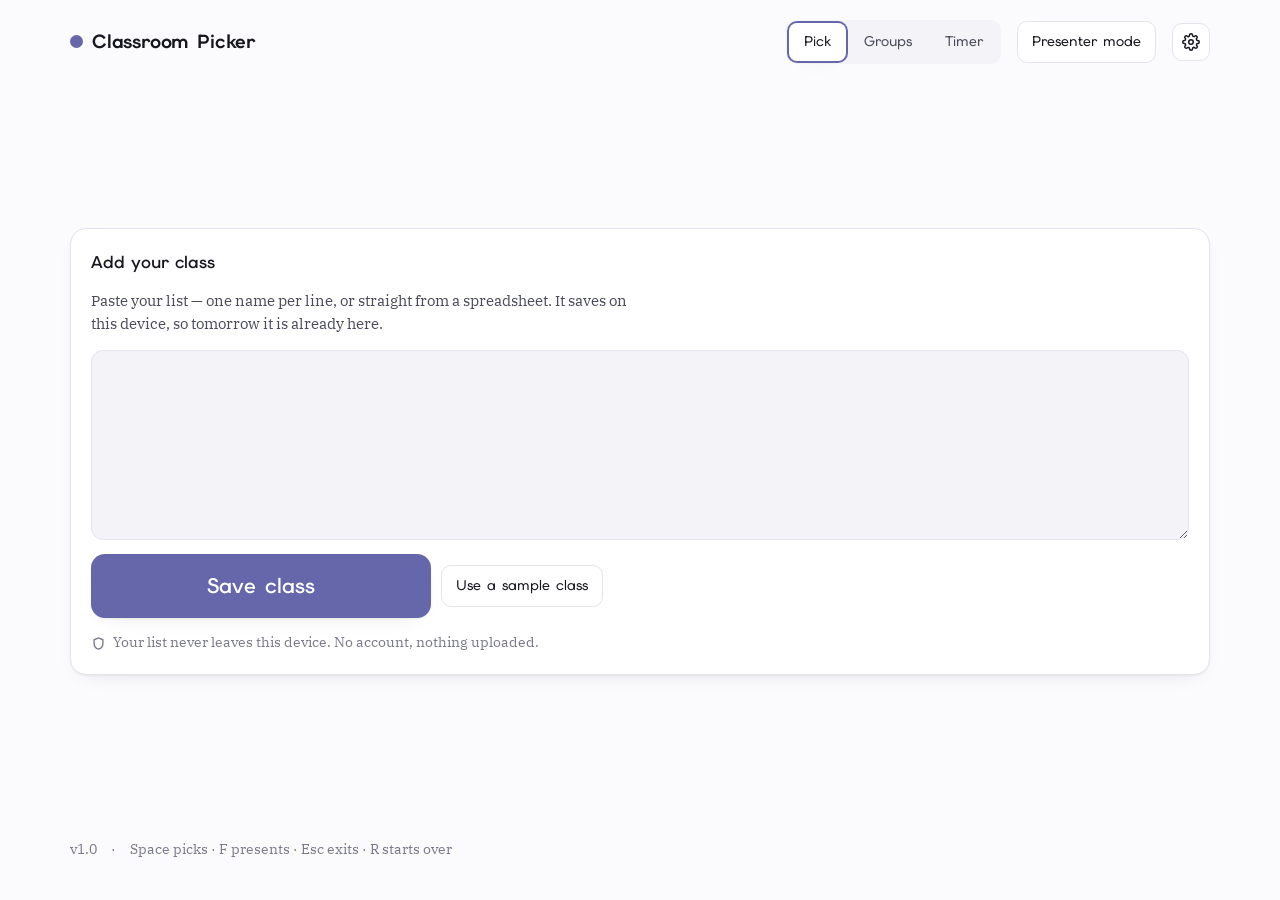
<file: classroompicker.html>
<!doctype html>
<html lang="en">
<head>
<meta charset="utf-8">
<meta name="viewport" content="width=device-width, initial-scale=1">
<title>Classroom Picker</title>
<link rel="icon" type="image/svg+xml" id="favicon" href="data:image/svg+xml,%3Csvg xmlns='http://www.w3.org/2000/svg' viewBox='0 0 32 32'%3E%3Ccircle cx='16' cy='16' r='14' fill='%236667AB'/%3E%3C/svg%3E">
<link rel="preconnect" href="https://fonts.googleapis.com">
<link rel="preconnect" href="https://fonts.gstatic.com" crossorigin>
<link rel="stylesheet" href="https://fonts.googleapis.com/css2?family=Elms+Sans:wght@400;500;600;700&display=swap">
<link rel="stylesheet" href="https://fonts.googleapis.com/css2?family=IBM+Plex+Serif:ital,wght@0,400;0,500;0,600;1,400&display=swap">
<link rel="stylesheet" href="styles.css">
</head>
<body>
<div class="wrap">
  <button class="iconbtn exit" id="exitBtn" type="button">Exit ✕</button>

  <header class="top">
    <div class="brand"><span class="dot"></span>Classroom Picker</div>
    <nav class="nav" id="nav" aria-label="Tools">
      <button type="button" data-view="pick" aria-current="true">Pick</button>
      <button type="button" data-view="groups">Groups</button>
      <button type="button" data-view="timer">Timer</button>
    </nav>
    <button class="iconbtn" id="editBtn" type="button">Edit class</button>
    <button class="iconbtn" id="presentBtn" type="button">Presenter mode</button>
    <div class="setwrap" id="setWrap">
      <button class="iconbtn iconbtn-icon" id="setBtn" type="button" aria-expanded="false" aria-label="Settings" title="Settings">
        <svg width="18" height="18" viewBox="0 0 24 24" fill="none" stroke="currentColor" stroke-width="2" stroke-linecap="round" stroke-linejoin="round">
          <circle cx="12" cy="12" r="3"></circle>
          <path d="M19.4 15a1.65 1.65 0 0 0 .33 1.82l.06.06a2 2 0 1 1-2.83 2.83l-.06-.06a1.65 1.65 0 0 0-1.82-.33 1.65 1.65 0 0 0-1 1.51V21a2 2 0 0 1-4 0v-.09A1.65 1.65 0 0 0 9 19.4a1.65 1.65 0 0 0-1.82.33l-.06.06a2 2 0 1 1-2.83-2.83l.06-.06a1.65 1.65 0 0 0 .33-1.82 1.65 1.65 0 0 0-1.51-1H3a2 2 0 0 1 0-4h.09A1.65 1.65 0 0 0 4.6 9a1.65 1.65 0 0 0-.33-1.82l-.06-.06a2 2 0 1 1 2.83-2.83l.06.06a1.65 1.65 0 0 0 1.82.33H9a1.65 1.65 0 0 0 1-1.51V3a2 2 0 0 1 4 0v.09a1.65 1.65 0 0 0 1 1.51 1.65 1.65 0 0 0 1.82-.33l.06-.06a2 2 0 1 1 2.83 2.83l-.06.06a1.65 1.65 0 0 0-.33 1.82V9a1.65 1.65 0 0 0 1.51 1H21a2 2 0 0 1 0 4h-.09a1.65 1.65 0 0 0-1.51 1z"></path>
        </svg>
      </button>

      <!-- SETTINGS -->
      <section class="panel settings-pop hidden" id="settings">
        <h2>Settings</h2>
        <div class="setrow">
          <span>Accent colour</span>
          <div class="swatches" id="swatches">
            <button class="sw" type="button" data-c="#6667AB" style="background:#6667AB" title="Default"></button>
            <button class="sw" type="button" data-c="#2E7D6B" style="background:#2E7D6B"></button>
            <button class="sw" type="button" data-c="#B4531F" style="background:#B4531F"></button>
            <button class="sw" type="button" data-c="#1F6FA8" style="background:#1F6FA8"></button>
            <button class="sw" type="button" data-c="#8C3B63" style="background:#8C3B63"></button>
            <input type="color" id="customC" value="#6667AB" aria-label="Custom accent colour">
          </div>
        </div>
        <div class="setrow">
          <span>Appearance</span>
          <div class="seg" id="themeSeg">
            <button type="button" data-t="auto" aria-pressed="true">Auto</button>
            <button type="button" data-t="light" aria-pressed="false">Light</button>
            <button type="button" data-t="dark" aria-pressed="false">Dark</button>
          </div>
        </div>
      </section>
    </div>
  </header>

  <!-- SETUP -->
  <section class="panel" id="setup">
    <h2>Add your class</h2>
    <p>Paste your list — one name per line, or straight from a spreadsheet. It saves on this device, so tomorrow it is already here.</p>
    <textarea id="names" spellcheck="false"></textarea>
    <div class="row">
      <button class="pick" id="saveBtn" type="button">Save class</button>
      <button class="iconbtn" id="demoBtn" type="button">Use a sample class</button>
    </div>
    <div class="trust">
      <svg width="15" height="15" viewBox="0 0 24 24" fill="none" stroke="currentColor" stroke-width="2.2"><path d="M12 3l7 3v6c0 4.5-3 8-7 9-4-1-7-4.5-7-9V6l7-3z"/></svg>
      Your list never leaves this device. No account, nothing uploaded.
    </div>
  </section>

  <!-- STAGE -->
  <section class="stage" id="stage">
    <div class="hint" id="stageHint">Press <b>Pick</b> — or tap the spacebar</div>
    <div class="name hidden" id="nameOut"></div>
    <div class="clock hidden" id="clockOut">05:00</div>
    <div class="groups hidden" id="groupsOut"></div>
  </section>

  <!-- PROGRESS -->
  <div class="progress hidden" id="progress" role="progressbar" aria-valuemin="0" aria-valuemax="100" aria-label="Students remaining this round">
    <div class="progress-fill" id="progressFill"></div>
  </div>

  <!-- CONTROLS -->
  <div class="controls" id="controls">
    <button class="pick" id="mainBtn" type="button">Pick someone</button>
    <span class="count" id="count"></span>
    <span class="kbd">space</span>
    <span class="spacer">
      <button class="iconbtn" id="resetBtn" type="button">Start over</button>
      <span class="row hidden" id="groupsField">
        <label class="count" for="gCount">Groups</label>
        <input type="number" id="gCount" min="2" max="12" value="4"
               style="width:64px;padding:8px 10px;border:1px solid var(--rule);border-radius:9px;background:var(--surface-2)">
      </span>
      <span class="row hidden" id="timerField">
        <label class="count" for="timerMin">Timer</label>
        <input type="number" id="timerMin" min="0" max="99" value="5"
               style="width:48px;padding:8px 10px;border:1px solid var(--rule);border-radius:9px;background:var(--surface-2)">
        <span class="count">:</span>
        <input type="number" id="timerSec" min="0" max="59" step="5" value="0"
               style="width:48px;padding:8px 10px;border:1px solid var(--rule);border-radius:9px;background:var(--surface-2)">
      </span>
    </span>
  </div>

  <footer>
    <span>v1.0</span>
    <span>·</span>
    <span>Space picks · F presents · Esc exits · R starts over</span>
  </footer>
</div>

<script src="script.js"></script>
</body>
</html>
</file>
<file: assets/fonts/fonts.css>
/* Self-hosted Google Fonts (latin + latin-ext subsets only).
   Elms Sans is a variable font: one file covers weights 400-700.
   IBM Plex Serif ships one static file per weight/style. */

@font-face {
  font-family: 'Elms Sans';
  font-style: normal;
  font-weight: 400 700;
  font-display: swap;
  src: url(elms-sans-latin-ext.woff2) format('woff2');
  unicode-range: U+0100-02BA, U+02BD-02C5, U+02C7-02CC, U+02CE-02D7, U+02DD-02FF, U+0304, U+0308, U+0329, U+1D00-1DBF, U+1E00-1E9F, U+1EF2-1EFF, U+2020, U+20A0-20AB, U+20AD-20C0, U+2113, U+2C60-2C7F, U+A720-A7FF;
}

@font-face {
  font-family: 'Elms Sans';
  font-style: normal;
  font-weight: 400 700;
  font-display: swap;
  src: url(elms-sans-latin.woff2) format('woff2');
  unicode-range: U+0000-00FF, U+0131, U+0152-0153, U+02BB-02BC, U+02C6, U+02DA, U+02DC, U+0304, U+0308, U+0329, U+2000-206F, U+20AC, U+2122, U+2191, U+2193, U+2212, U+2215, U+FEFF, U+FFFD;
}

@font-face {
  font-family: 'IBM Plex Serif';
  font-style: italic;
  font-weight: 400;
  font-display: swap;
  src: url(ibm-plex-serif-400-italic-latin-ext.woff2) format('woff2');
  unicode-range: U+0100-02BA, U+02BD-02C5, U+02C7-02CC, U+02CE-02D7, U+02DD-02FF, U+0304, U+0308, U+0329, U+1D00-1DBF, U+1E00-1E9F, U+1EF2-1EFF, U+2020, U+20A0-20AB, U+20AD-20C0, U+2113, U+2C60-2C7F, U+A720-A7FF;
}

@font-face {
  font-family: 'IBM Plex Serif';
  font-style: italic;
  font-weight: 400;
  font-display: swap;
  src: url(ibm-plex-serif-400-italic-latin.woff2) format('woff2');
  unicode-range: U+0000-00FF, U+0131, U+0152-0153, U+02BB-02BC, U+02C6, U+02DA, U+02DC, U+0304, U+0308, U+0329, U+2000-206F, U+20AC, U+2122, U+2191, U+2193, U+2212, U+2215, U+FEFF, U+FFFD;
}

@font-face {
  font-family: 'IBM Plex Serif';
  font-style: normal;
  font-weight: 400;
  font-display: swap;
  src: url(ibm-plex-serif-400-latin-ext.woff2) format('woff2');
  unicode-range: U+0100-02BA, U+02BD-02C5, U+02C7-02CC, U+02CE-02D7, U+02DD-02FF, U+0304, U+0308, U+0329, U+1D00-1DBF, U+1E00-1E9F, U+1EF2-1EFF, U+2020, U+20A0-20AB, U+20AD-20C0, U+2113, U+2C60-2C7F, U+A720-A7FF;
}

@font-face {
  font-family: 'IBM Plex Serif';
  font-style: normal;
  font-weight: 400;
  font-display: swap;
  src: url(ibm-plex-serif-400-latin.woff2) format('woff2');
  unicode-range: U+0000-00FF, U+0131, U+0152-0153, U+02BB-02BC, U+02C6, U+02DA, U+02DC, U+0304, U+0308, U+0329, U+2000-206F, U+20AC, U+2122, U+2191, U+2193, U+2212, U+2215, U+FEFF, U+FFFD;
}

@font-face {
  font-family: 'IBM Plex Serif';
  font-style: normal;
  font-weight: 500;
  font-display: swap;
  src: url(ibm-plex-serif-500-latin-ext.woff2) format('woff2');
  unicode-range: U+0100-02BA, U+02BD-02C5, U+02C7-02CC, U+02CE-02D7, U+02DD-02FF, U+0304, U+0308, U+0329, U+1D00-1DBF, U+1E00-1E9F, U+1EF2-1EFF, U+2020, U+20A0-20AB, U+20AD-20C0, U+2113, U+2C60-2C7F, U+A720-A7FF;
}

@font-face {
  font-family: 'IBM Plex Serif';
  font-style: normal;
  font-weight: 500;
  font-display: swap;
  src: url(ibm-plex-serif-500-latin.woff2) format('woff2');
  unicode-range: U+0000-00FF, U+0131, U+0152-0153, U+02BB-02BC, U+02C6, U+02DA, U+02DC, U+0304, U+0308, U+0329, U+2000-206F, U+20AC, U+2122, U+2191, U+2193, U+2212, U+2215, U+FEFF, U+FFFD;
}

@font-face {
  font-family: 'IBM Plex Serif';
  font-style: normal;
  font-weight: 600;
  font-display: swap;
  src: url(ibm-plex-serif-600-latin-ext.woff2) format('woff2');
  unicode-range: U+0100-02BA, U+02BD-02C5, U+02C7-02CC, U+02CE-02D7, U+02DD-02FF, U+0304, U+0308, U+0329, U+1D00-1DBF, U+1E00-1E9F, U+1EF2-1EFF, U+2020, U+20A0-20AB, U+20AD-20C0, U+2113, U+2C60-2C7F, U+A720-A7FF;
}

@font-face {
  font-family: 'IBM Plex Serif';
  font-style: normal;
  font-weight: 600;
  font-display: swap;
  src: url(ibm-plex-serif-600-latin.woff2) format('woff2');
  unicode-range: U+0000-00FF, U+0131, U+0152-0153, U+02BB-02BC, U+02C6, U+02DA, U+02DC, U+0304, U+0308, U+0329, U+2000-206F, U+20AC, U+2122, U+2191, U+2193, U+2212, U+2215, U+FEFF, U+FFFD;
}
</file>
<file: assets/css/styles.css>
:root{
  --ground:#FBFBFD; --surface:#FFFFFF; --surface-2:#F3F3F8;
  --ink:#17171F; --ink-2:#4A4A5A; --muted:#7A7A8C;
  --rule:#E4E4EC; --rule-2:#D2D2DE;
  --accent:#6667AB; --accent-text:#54549B; --accent-soft:#6667AB22; --accent-ring:#6667AB55;
  --shadow:0 1px 2px #17171f0d, 0 8px 24px -16px #17171f33;
  --fd:"Elms Sans","Avenir Next",ui-sans-serif,system-ui,-apple-system,"Segoe UI",sans-serif;
  --fb:"IBM Plex Serif",Georgia,"Times New Roman",serif;
}
@media (prefers-color-scheme:dark){
  :root:not([data-theme="light"]){
    --ground:#131318; --surface:#1B1B22; --surface-2:#23232C;
    --ink:#EDEDF2; --ink-2:#B8B8C6; --muted:#86869A;
    --rule:#2A2A34; --rule-2:#3A3A47;
    --shadow:0 1px 2px #0006, 0 10px 28px -18px #000a;
  }
}
:root[data-theme="dark"]{
  --ground:#131318; --surface:#1B1B22; --surface-2:#23232C;
  --ink:#EDEDF2; --ink-2:#B8B8C6; --muted:#86869A;
  --rule:#2A2A34; --rule-2:#3A3A47;
  --shadow:0 1px 2px #0006, 0 10px 28px -18px #000a;
}

*{box-sizing:border-box}
body{
  margin:0; background:var(--ground); color:var(--ink);
  font-family:var(--fb); font-size:16px; line-height:1.55;
  -webkit-font-smoothing:antialiased; min-height:100vh;
}
button,input,textarea,select{font:inherit;color:inherit}
:focus-visible{outline:3px solid var(--accent); outline-offset:2px; border-radius:4px}

.wrap{max-width:1180px; margin:0 auto; padding:20px 20px 40px;
      display:flex; flex-direction:column; gap:20px; min-height:100vh}
body.setup-view #setup{margin-top:auto; margin-bottom:auto}

/* ---------- header ---------- */
.top{display:flex; align-items:center; gap:16px; flex-wrap:wrap}
.brand{font-family:var(--fd); font-weight:700; font-size:19px; letter-spacing:-.01em;
       display:flex; align-items:center; gap:9px; margin-right:auto; color:inherit; text-decoration:none}
.brand .dot{width:13px;height:13px;border-radius:50%;background:var(--accent);flex:none}
.nav{display:flex; gap:3px; background:var(--surface-2); padding:3px; border-radius:11px}
.nav a{font-family:var(--fd); font-weight:500; font-size:14px; padding:8px 15px;
  border:0; background:transparent; border-radius:8px; cursor:pointer; color:var(--ink-2); text-decoration:none}
.nav a[aria-current="page"]{background:var(--surface); color:var(--ink);
  box-shadow:0 0 0 2px var(--accent), var(--shadow)}
.iconbtn{font-family:var(--fd); font-size:14px; font-weight:500; padding:9px 14px;
  background:var(--surface); border:1px solid var(--rule); border-radius:10px; cursor:pointer}
.iconbtn:hover{border-color:var(--accent); box-shadow:0 0 0 3px var(--accent-soft)}
.iconbtn-icon{padding:9px; display:inline-flex; align-items:center; justify-content:center}
.pop{animation:pop .3s cubic-bezier(.2,.9,.3,1)}
.reveal{animation:reveal .38s cubic-bezier(.22,.8,.25,1) both}
@keyframes reveal{from{opacity:0; transform:translateY(8px)} to{opacity:1; transform:none}}

/* ---------- stage ---------- */
.stage{
  background:var(--surface); border:1px solid var(--rule); border-radius:20px;
  flex:1; min-height:min(56vh,440px);
  display:flex; align-items:center; justify-content:center; text-align:center;
  padding:32px 24px; position:relative; overflow:hidden; box-shadow:var(--shadow);
}
.name{
  font-family:var(--fd); font-weight:700; letter-spacing:-.03em; line-height:1.02;
  font-size:clamp(44px, 13vw, 168px); text-wrap:balance; word-break:break-word;
  color:var(--ink); max-width:100%;
}
.name.hit{animation:pop .34s cubic-bezier(.2,.9,.3,1)}
@keyframes pop{from{opacity:0;transform:scale(.93)}to{opacity:1;transform:none}}
.stage.lit{box-shadow:0 0 0 3px var(--accent-ring), var(--shadow)}
.hint{font-family:var(--fb); font-size:clamp(15px,2.2vw,20px); color:var(--muted); max-width:34ch}

/* ---------- progress ---------- */
.progress{width:100%; height:8px; background:var(--surface-2); border:1px solid var(--rule);
          border-radius:999px; overflow:hidden}
.progress-fill{height:100%; width:0%; background:var(--accent); border-radius:999px;
               transition:width .25s ease}

/* ---------- controls ---------- */
.controls{display:flex; align-items:center; gap:12px; flex-wrap:wrap}
.pick{
  font-family:var(--fd); font-weight:600; font-size:clamp(17px,2.4vw,21px);
  padding:16px 40px; border:0; border-radius:14px; cursor:pointer;
  background:var(--accent); color:#fff; box-shadow:var(--shadow); flex:1 1 200px; max-width:340px;
}
.pick:hover{filter:brightness(1.07)}
.pick:active{transform:translateY(1px)}
.pick[disabled]{opacity:.45; cursor:not-allowed; filter:none}
.count{font-family:var(--fb); font-variant-numeric:tabular-nums; color:var(--ink-2); font-size:15px}
.count b{color:var(--accent-text); font-weight:600}
.spacer{margin-left:auto; display:flex; gap:8px; flex-wrap:wrap}
.num{width:64px; padding:8px 10px; border:1px solid var(--rule); border-radius:9px; background:var(--surface-2)}
#timerMin,#timerSec{width:48px}
.kbd{font-family:var(--fd); font-size:12px; color:var(--muted); border:1px solid var(--rule);
     border-radius:6px; padding:2px 7px}

/* ---------- panels ---------- */
.panel{background:var(--surface); border:1px solid var(--rule); border-radius:16px;
       padding:20px; display:flex; flex-direction:column; gap:14px; box-shadow:var(--shadow)}
.panel h2{font-family:var(--fd); font-size:17px; font-weight:600; margin:0; letter-spacing:-.01em}
.panel p{margin:0; color:var(--ink-2); font-size:15px; max-width:62ch}
textarea{
  width:100%; min-height:190px; resize:vertical; padding:14px 16px;
  background:var(--surface-2); border:1px solid var(--rule); border-radius:12px;
  font-family:var(--fb); font-size:16px; line-height:1.6;
}
textarea:focus{border-color:var(--accent); box-shadow:0 0 0 3px var(--accent-soft); outline:none}
.row{display:flex; gap:10px; flex-wrap:wrap; align-items:center}
.trust{font-size:14px; color:var(--muted); display:flex; align-items:center; gap:7px}
.trust svg{flex:none}

/* settings */
.setwrap{position:relative}
.setwrap::after{content:""; position:absolute; left:0; right:0; top:100%; height:10px}
.settings-pop{
  position:absolute; top:calc(100% + 10px); right:0; width:min(320px,88vw); z-index:60;
  opacity:0; visibility:hidden; transform:translateY(-6px);
  transition:opacity .18s ease, transform .18s ease, visibility .18s;
}
.settings-pop:not(.hidden){opacity:1; visibility:visible; transform:none}
.setwrap:hover .settings-pop.hidden{
  display:flex !important; opacity:1; visibility:visible; transform:none;
}
.setrow{display:flex; align-items:center; gap:14px; flex-wrap:wrap; justify-content:space-between;
        padding:11px 0; border-bottom:1px solid var(--rule)}
.setrow:last-child{border-bottom:0}
.setrow > span{font-family:var(--fd); font-size:14.5px; font-weight:500}
.swatches{display:flex; gap:8px; align-items:center; flex-wrap:wrap}
.sw{width:30px;height:30px;border-radius:50%;border:2px solid transparent;cursor:pointer;padding:0}
.sw[aria-pressed="true"]{border-color:var(--ink); box-shadow:0 0 0 3px var(--ground) inset}
input[type=color]{width:34px;height:34px;padding:0;border:1px solid var(--rule);border-radius:8px;background:none;cursor:pointer}
.seg{display:flex; gap:2px; background:var(--surface-2); padding:3px; border-radius:10px}
.seg button{font-family:var(--fd);font-size:13.5px;padding:6px 13px;border:0;background:transparent;
            border-radius:7px;cursor:pointer;color:var(--ink-2)}
.seg button[aria-pressed="true"]{background:var(--surface);color:var(--ink);box-shadow:var(--shadow)}

/* groups */
.groups{display:grid; grid-template-columns:repeat(auto-fill,minmax(190px,1fr)); gap:14px; width:100%}
.gcard{background:var(--surface-2); border:1px solid var(--rule); border-radius:14px; padding:16px; text-align:left}
.gcard h3{font-family:var(--fd);font-size:14px;font-weight:600;margin:0 0 9px;color:var(--accent-text);
          letter-spacing:.04em;text-transform:uppercase}
.gcard ul{margin:0;padding:0;list-style:none;display:flex;flex-direction:column;gap:5px}
.gcard li{font-size:16px}

/* timer */
.clock{font-family:var(--fd);font-weight:700;font-variant-numeric:tabular-nums;
       font-size:clamp(56px,17vw,190px);letter-spacing:-.04em;line-height:1}
.clock.done{color:var(--accent-text)}
.clock-digit{display:inline-block;width:1ch;text-align:center}
.clock-colon{display:inline-block}
.clock-sign{display:inline-block;margin-right:.08em}

/* interval timer: small running total above, big interval countdown below */
.interval{display:flex; flex-direction:column; align-items:center; gap:8px}
.interval-total{font-family:var(--fd); font-weight:500; font-variant-numeric:tabular-nums;
                font-size:clamp(16px,2.4vw,26px); color:var(--muted); letter-spacing:.01em}
.interval-total .clock-digit,.interval-total .clock-colon{display:inline}
.interval .clock{font-size:clamp(56px,15vw,170px)}
body.present .interval-total{font-size:clamp(22px,3vw,40px)}
body.present .interval .clock{font-size:clamp(80px,22vw,360px)}

/* order: numbered speaking order, sized to be read from the back of the room */
.order{width:100%; margin:0; padding:0 0 0 1.6em; text-align:left; columns:2; column-gap:32px;
       font-family:var(--fd); font-weight:600; font-size:clamp(18px,2.6vw,30px); line-height:1.45}
.order li{break-inside:avoid; padding:2px 0}
.order li::marker{color:var(--accent-text); font-variant-numeric:tabular-nums}
@media (min-width:1024px){ .order{columns:3} }
body.present .order{font-size:clamp(24px,3.4vw,44px)}

/* about: crawlable text below the tool, and the static text pages (404, privacy) */
.about{display:grid; grid-template-columns:repeat(2,minmax(0,1fr)); gap:32px;
       padding-top:24px; border-top:1px solid var(--rule); color:var(--ink-2); font-size:15.5px}
.about h1,.prose h1{font-family:var(--fd); font-size:26px; font-weight:700; letter-spacing:-.02em; margin:0 0 10px; color:var(--ink)}
.about h2,.prose h2{font-family:var(--fd); font-size:17px; font-weight:600; margin:22px 0 8px; color:var(--ink)}
.about h3{font-family:var(--fd); font-size:15px; font-weight:600; margin:14px 0 4px; color:var(--ink)}
.about p,.prose p{margin:0 0 10px; max-width:62ch}
.about ol,.about ul,.prose ul{margin:0 0 10px; padding-left:1.3em; max-width:62ch}
.about li,.prose li{margin:4px 0}
.about a,.prose a,footer a{color:var(--accent-text); text-decoration-thickness:1px; text-underline-offset:2px}
.tools{list-style:none; padding:0}
/* collapsible remainder: spans both columns, two columns inside when open */
.about-more{grid-column:1 / -1; border-top:1px solid var(--rule); padding-top:14px}
.about-more summary{font-family:var(--fd); font-weight:600; font-size:15px; color:var(--ink); cursor:pointer;
                    list-style:none; display:flex; align-items:center; gap:8px; width:max-content}
.about-more summary::-webkit-details-marker{display:none}
.about-more summary::before{content:""; width:7px; height:7px; border-right:2px solid currentColor; border-bottom:2px solid currentColor;
                            transform:rotate(-45deg); transition:transform .15s ease; margin-left:2px}
.about-more[open] summary::before{transform:rotate(45deg)}
.about-more summary:hover{color:var(--accent-text)}
.about-grid{display:grid; grid-template-columns:repeat(2,minmax(0,1fr)); gap:32px; padding-top:8px}
.about-col > h2:first-child{margin-top:4px}
.about pre{background:var(--surface-2); border:1px solid var(--rule); border-radius:10px; padding:12px 14px;
           font-size:13px; line-height:1.5; overflow-x:auto; white-space:pre-wrap; word-break:break-all; margin:0 0 10px}
.prose{gap:0; color:var(--ink-2)}
.muted{color:var(--muted); font-size:14px}
body.text-page .wrap{gap:24px}

/* ad slot — hidden in present mode */
.ad{border:1px dashed var(--rule-2); border-radius:14px; padding:18px; text-align:center;
    color:var(--muted); font-size:13px; background:var(--surface)}
.ad b{font-family:var(--fd); display:block; font-size:12px; letter-spacing:.1em;
      text-transform:uppercase; margin-bottom:5px; color:var(--muted)}

footer{font-size:13.5px; color:var(--muted); display:flex; gap:14px; flex-wrap:wrap; align-items:center}

.hidden{display:none !important}

/* ---------- present mode ---------- */
body.present{background:var(--ground)}
body.present .wrap{max-width:none; padding:0; height:100vh; gap:0}
body.present .top,
body.present .controls,
body.present .progress,
body.present .panel,
body.present .ad,
body.present .about,
body.present footer{display:none !important}
body.present .stage{border:0; border-radius:0; height:100vh; min-height:100vh; box-shadow:none; padding:24px}
body.present .name{font-size:clamp(64px, 19vw, 340px)}
body.present .clock{font-size:clamp(80px, 24vw, 400px)}
.exit{position:fixed; top:16px; right:16px; z-index:5; opacity:.25}
.exit:hover{opacity:1}
body:not(.present) .exit{display:none}

/* ---------- responsive ---------- */
@media (max-width:720px){
  .wrap{padding:14px 14px 28px; gap:14px}
  /* Row one: brand pushed left, class and settings icons right. Row two: full-width nav. */
  .top{gap:10px}
  .brand{font-size:17px; order:0}
  #editBtn{order:1}
  .setwrap{order:2}
  .nav{order:3; width:100%}
  .nav a{flex:1; padding:10px 8px; text-align:center}
  #presentBtn{display:none}
  .about,.about-grid{grid-template-columns:1fr; gap:20px}
  .stage{min-height:38vh; border-radius:16px; padding:24px 16px}
  .pick{flex:1 1 100%; max-width:none; padding:18px 24px}
  .spacer{margin-left:0; width:100%}
  .spacer .iconbtn{flex:1}
  .kbd{display:none}
  .controls{gap:10px}
}
@media (min-width:721px) and (max-width:1024px){
  .stage{min-height:44vh}
}
@media (prefers-reduced-motion:reduce){
  *{animation:none !important; transition:none !important}
}
</file>
<file: styles.css>
:root{
  --ground:#FBFBFD; --surface:#FFFFFF; --surface-2:#F3F3F8;
  --ink:#17171F; --ink-2:#4A4A5A; --muted:#7A7A8C;
  --rule:#E4E4EC; --rule-2:#D2D2DE;
  --accent:#6667AB; --accent-text:#54549B; --accent-soft:#6667AB22; --accent-ring:#6667AB55;
  --shadow:0 1px 2px #17171f0d, 0 8px 24px -16px #17171f33;
  --fd:"Elms Sans","Avenir Next",ui-sans-serif,system-ui,-apple-system,"Segoe UI",sans-serif;
  --fb:"IBM Plex Serif",Georgia,"Times New Roman",serif;
}
@media (prefers-color-scheme:dark){
  :root:not([data-theme="light"]){
    --ground:#131318; --surface:#1B1B22; --surface-2:#23232C;
    --ink:#EDEDF2; --ink-2:#B8B8C6; --muted:#86869A;
    --rule:#2A2A34; --rule-2:#3A3A47;
    --shadow:0 1px 2px #0006, 0 10px 28px -18px #000a;
  }
}
:root[data-theme="dark"]{
  --ground:#131318; --surface:#1B1B22; --surface-2:#23232C;
  --ink:#EDEDF2; --ink-2:#B8B8C6; --muted:#86869A;
  --rule:#2A2A34; --rule-2:#3A3A47;
  --shadow:0 1px 2px #0006, 0 10px 28px -18px #000a;
}

*{box-sizing:border-box}
body{
  margin:0; background:var(--ground); color:var(--ink);
  font-family:var(--fb); font-size:16px; line-height:1.55;
  -webkit-font-smoothing:antialiased; min-height:100vh;
}
button,input,textarea,select{font:inherit;color:inherit}
:focus-visible{outline:3px solid var(--accent); outline-offset:2px; border-radius:4px}

.wrap{max-width:1180px; margin:0 auto; padding:20px 20px 40px;
      display:flex; flex-direction:column; gap:20px; min-height:100vh}
body.setup-view #setup{margin-top:auto; margin-bottom:auto}

/* ---------- header ---------- */
.top{display:flex; align-items:center; gap:16px; flex-wrap:wrap}
.brand{font-family:var(--fd); font-weight:700; font-size:19px; letter-spacing:-.01em;
       display:flex; align-items:center; gap:9px; margin-right:auto}
.brand .dot{width:13px;height:13px;border-radius:50%;background:var(--accent);flex:none}
.nav{display:flex; gap:3px; background:var(--surface-2); padding:3px; border-radius:11px}
.nav button{font-family:var(--fd); font-weight:500; font-size:14px; padding:8px 15px;
  border:0; background:transparent; border-radius:8px; cursor:pointer; color:var(--ink-2)}
.nav button[aria-current="true"]{background:var(--surface); color:var(--ink);
  box-shadow:0 0 0 2px var(--accent), var(--shadow)}
.iconbtn{font-family:var(--fd); font-size:14px; font-weight:500; padding:9px 14px;
  background:var(--surface); border:1px solid var(--rule); border-radius:10px; cursor:pointer}
.iconbtn:hover{border-color:var(--accent); box-shadow:0 0 0 3px var(--accent-soft)}
.iconbtn-icon{padding:9px; display:inline-flex; align-items:center; justify-content:center}
.pop{animation:pop .3s cubic-bezier(.2,.9,.3,1)}
.reveal{animation:reveal .38s cubic-bezier(.22,.8,.25,1) both}
@keyframes reveal{from{opacity:0; transform:translateY(8px)} to{opacity:1; transform:none}}

/* ---------- stage ---------- */
.stage{
  background:var(--surface); border:1px solid var(--rule); border-radius:20px;
  flex:1; min-height:min(56vh,440px);
  display:flex; align-items:center; justify-content:center; text-align:center;
  padding:32px 24px; position:relative; overflow:hidden; box-shadow:var(--shadow);
}
.name{
  font-family:var(--fd); font-weight:700; letter-spacing:-.03em; line-height:1.02;
  font-size:clamp(44px, 13vw, 168px); text-wrap:balance; word-break:break-word;
  color:var(--ink); max-width:100%;
}
.name.hit{animation:pop .34s cubic-bezier(.2,.9,.3,1)}
@keyframes pop{from{opacity:0;transform:scale(.93)}to{opacity:1;transform:none}}
.stage.lit{box-shadow:0 0 0 3px var(--accent-ring), var(--shadow)}
.hint{font-family:var(--fb); font-size:clamp(15px,2.2vw,20px); color:var(--muted); max-width:34ch}

/* ---------- progress ---------- */
.progress{width:100%; height:8px; background:var(--surface-2); border:1px solid var(--rule);
          border-radius:999px; overflow:hidden}
.progress-fill{height:100%; width:0%; background:var(--accent); border-radius:999px;
               transition:width .25s ease}

/* ---------- controls ---------- */
.controls{display:flex; align-items:center; gap:12px; flex-wrap:wrap}
.pick{
  font-family:var(--fd); font-weight:600; font-size:clamp(17px,2.4vw,21px);
  padding:16px 40px; border:0; border-radius:14px; cursor:pointer;
  background:var(--accent); color:#fff; box-shadow:var(--shadow); flex:1 1 200px; max-width:340px;
}
.pick:hover{filter:brightness(1.07)}
.pick:active{transform:translateY(1px)}
.pick[disabled]{opacity:.45; cursor:not-allowed; filter:none}
.count{font-family:var(--fb); font-variant-numeric:tabular-nums; color:var(--ink-2); font-size:15px}
.count b{color:var(--accent-text); font-weight:600}
.spacer{margin-left:auto; display:flex; gap:8px; flex-wrap:wrap}
.kbd{font-family:var(--fd); font-size:12px; color:var(--muted); border:1px solid var(--rule);
     border-radius:6px; padding:2px 7px}

/* ---------- panels ---------- */
.panel{background:var(--surface); border:1px solid var(--rule); border-radius:16px;
       padding:20px; display:flex; flex-direction:column; gap:14px; box-shadow:var(--shadow)}
.panel h2{font-family:var(--fd); font-size:17px; font-weight:600; margin:0; letter-spacing:-.01em}
.panel p{margin:0; color:var(--ink-2); font-size:15px; max-width:62ch}
textarea{
  width:100%; min-height:190px; resize:vertical; padding:14px 16px;
  background:var(--surface-2); border:1px solid var(--rule); border-radius:12px;
  font-family:var(--fb); font-size:16px; line-height:1.6;
}
textarea:focus{border-color:var(--accent); box-shadow:0 0 0 3px var(--accent-soft); outline:none}
.row{display:flex; gap:10px; flex-wrap:wrap; align-items:center}
.trust{font-size:14px; color:var(--muted); display:flex; align-items:center; gap:7px}
.trust svg{flex:none}

/* settings */
.setwrap{position:relative}
.setwrap::after{content:""; position:absolute; left:0; right:0; top:100%; height:10px}
.settings-pop{
  position:absolute; top:calc(100% + 10px); right:0; width:min(320px,88vw); z-index:60;
  opacity:0; visibility:hidden; transform:translateY(-6px);
  transition:opacity .18s ease, transform .18s ease, visibility .18s;
}
.settings-pop:not(.hidden){opacity:1; visibility:visible; transform:none}
.setwrap:hover .settings-pop.hidden{
  display:flex !important; opacity:1; visibility:visible; transform:none;
}
.setrow{display:flex; align-items:center; gap:14px; flex-wrap:wrap; justify-content:space-between;
        padding:11px 0; border-bottom:1px solid var(--rule)}
.setrow:last-child{border-bottom:0}
.setrow > span{font-family:var(--fd); font-size:14.5px; font-weight:500}
.swatches{display:flex; gap:8px; align-items:center; flex-wrap:wrap}
.sw{width:30px;height:30px;border-radius:50%;border:2px solid transparent;cursor:pointer;padding:0}
.sw[aria-pressed="true"]{border-color:var(--ink); box-shadow:0 0 0 3px var(--ground) inset}
input[type=color]{width:34px;height:34px;padding:0;border:1px solid var(--rule);border-radius:8px;background:none;cursor:pointer}
.seg{display:flex; gap:2px; background:var(--surface-2); padding:3px; border-radius:10px}
.seg button{font-family:var(--fd);font-size:13.5px;padding:6px 13px;border:0;background:transparent;
            border-radius:7px;cursor:pointer;color:var(--ink-2)}
.seg button[aria-pressed="true"]{background:var(--surface);color:var(--ink);box-shadow:var(--shadow)}

/* groups */
.groups{display:grid; grid-template-columns:repeat(auto-fill,minmax(190px,1fr)); gap:14px; width:100%}
.gcard{background:var(--surface-2); border:1px solid var(--rule); border-radius:14px; padding:16px; text-align:left}
.gcard h3{font-family:var(--fd);font-size:14px;font-weight:600;margin:0 0 9px;color:var(--accent-text);
          letter-spacing:.04em;text-transform:uppercase}
.gcard ul{margin:0;padding:0;list-style:none;display:flex;flex-direction:column;gap:5px}
.gcard li{font-size:16px}

/* timer */
.clock{font-family:var(--fd);font-weight:700;font-variant-numeric:tabular-nums;
       font-size:clamp(56px,17vw,190px);letter-spacing:-.04em;line-height:1}
.clock.done{color:var(--accent-text)}
.clock-digit{display:inline-block;width:1ch;text-align:center}
.clock-colon{display:inline-block}

/* ad slot — hidden in present mode */
.ad{border:1px dashed var(--rule-2); border-radius:14px; padding:18px; text-align:center;
    color:var(--muted); font-size:13px; background:var(--surface)}
.ad b{font-family:var(--fd); display:block; font-size:12px; letter-spacing:.1em;
      text-transform:uppercase; margin-bottom:5px; color:var(--muted)}

footer{font-size:13.5px; color:var(--muted); display:flex; gap:14px; flex-wrap:wrap; align-items:center}

.hidden{display:none !important}

/* ---------- present mode ---------- */
body.present{background:var(--ground)}
body.present .wrap{max-width:none; padding:0; height:100vh; gap:0}
body.present .top,
body.present .controls,
body.present .progress,
body.present .panel,
body.present .ad,
body.present footer{display:none !important}
body.present .stage{border:0; border-radius:0; height:100vh; min-height:100vh; box-shadow:none; padding:24px}
body.present .name{font-size:clamp(64px, 19vw, 340px)}
body.present .clock{font-size:clamp(80px, 24vw, 400px)}
.exit{position:fixed; top:16px; right:16px; z-index:5; opacity:.25}
.exit:hover{opacity:1}
body:not(.present) .exit{display:none}

/* ---------- responsive ---------- */
@media (max-width:720px){
  .wrap{padding:14px 14px 28px; gap:14px}
  .brand{font-size:17px; width:100%; margin-right:0}
  .nav{flex:1}
  .nav button{flex:1; padding:10px 8px}
  .stage{min-height:38vh; border-radius:16px; padding:24px 16px}
  .pick{flex:1 1 100%; max-width:none; padding:18px 24px}
  .spacer{margin-left:0; width:100%}
  .spacer .iconbtn{flex:1}
  .kbd{display:none}
  .controls{gap:10px}
}
@media (min-width:721px) and (max-width:1024px){
  .stage{min-height:44vh}
}
@media (prefers-reduced-motion:reduce){
  *{animation:none !important; transition:none !important}
}
</file>
